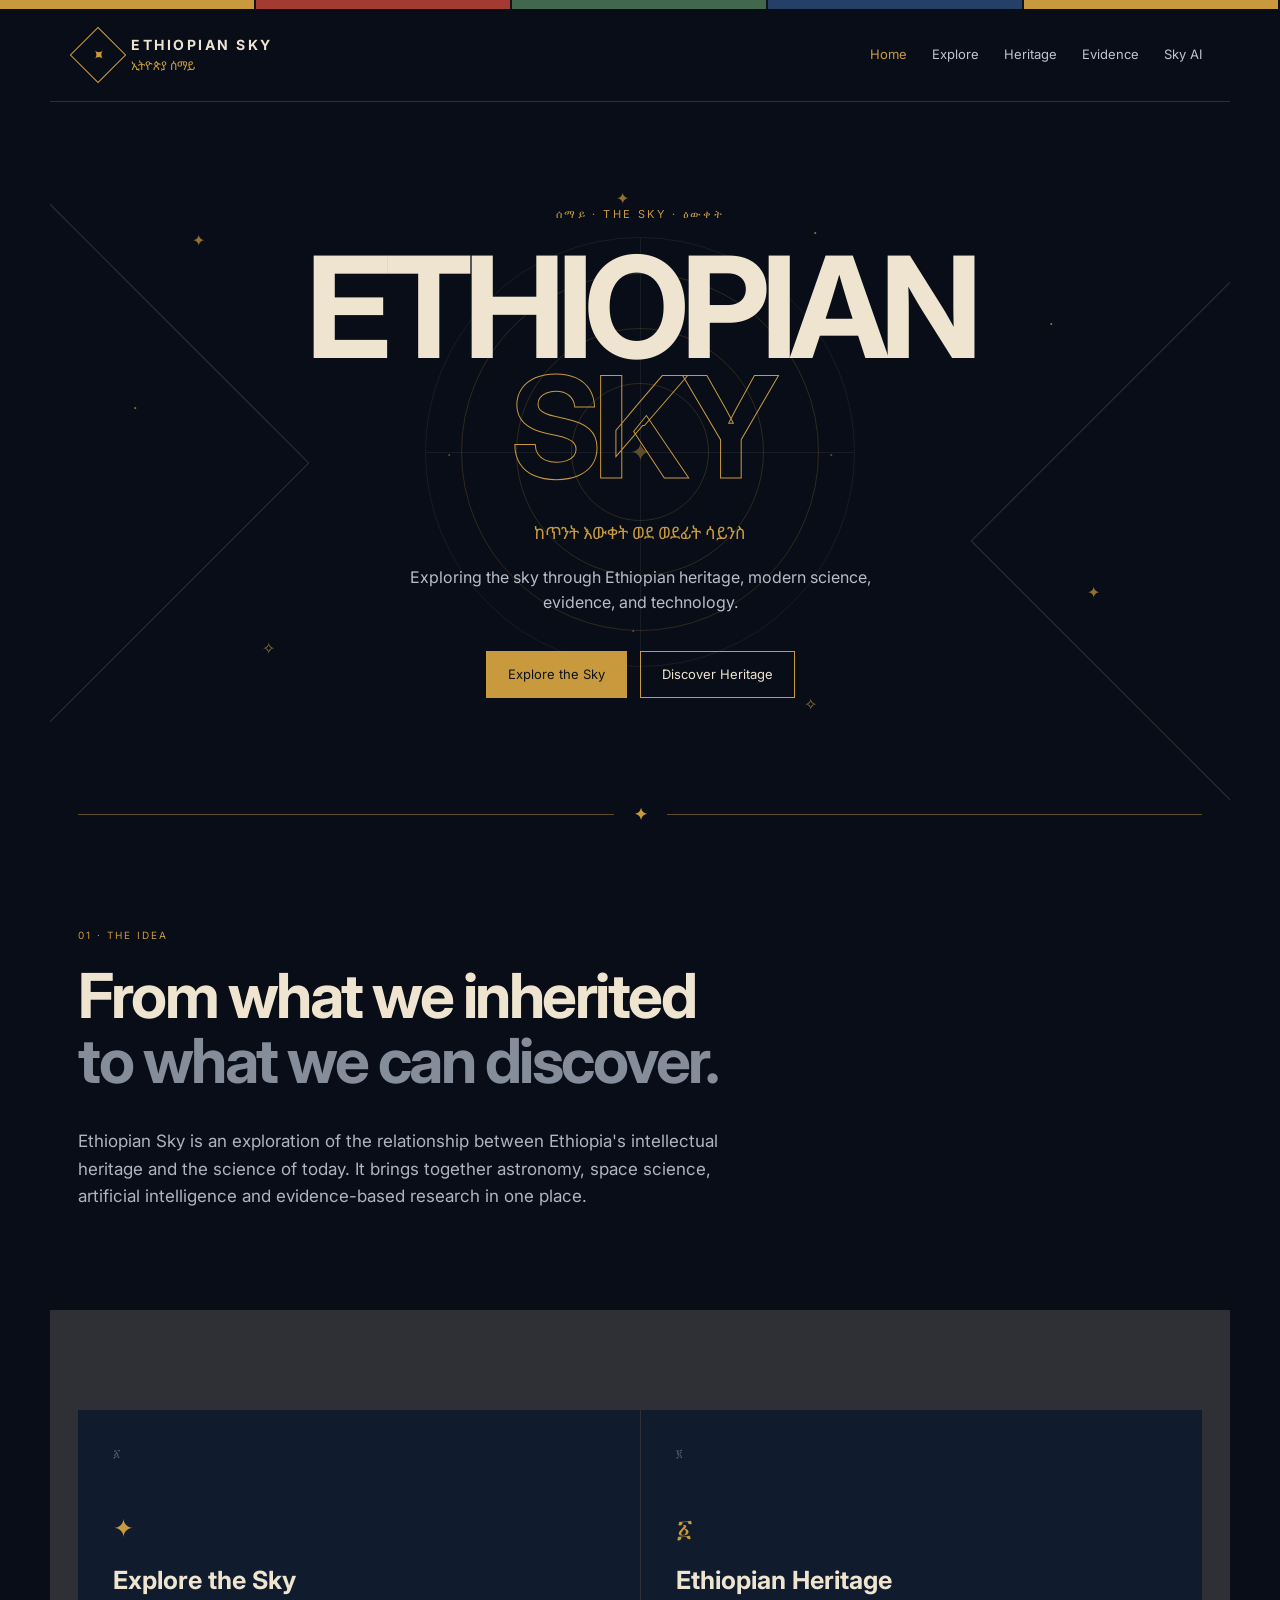
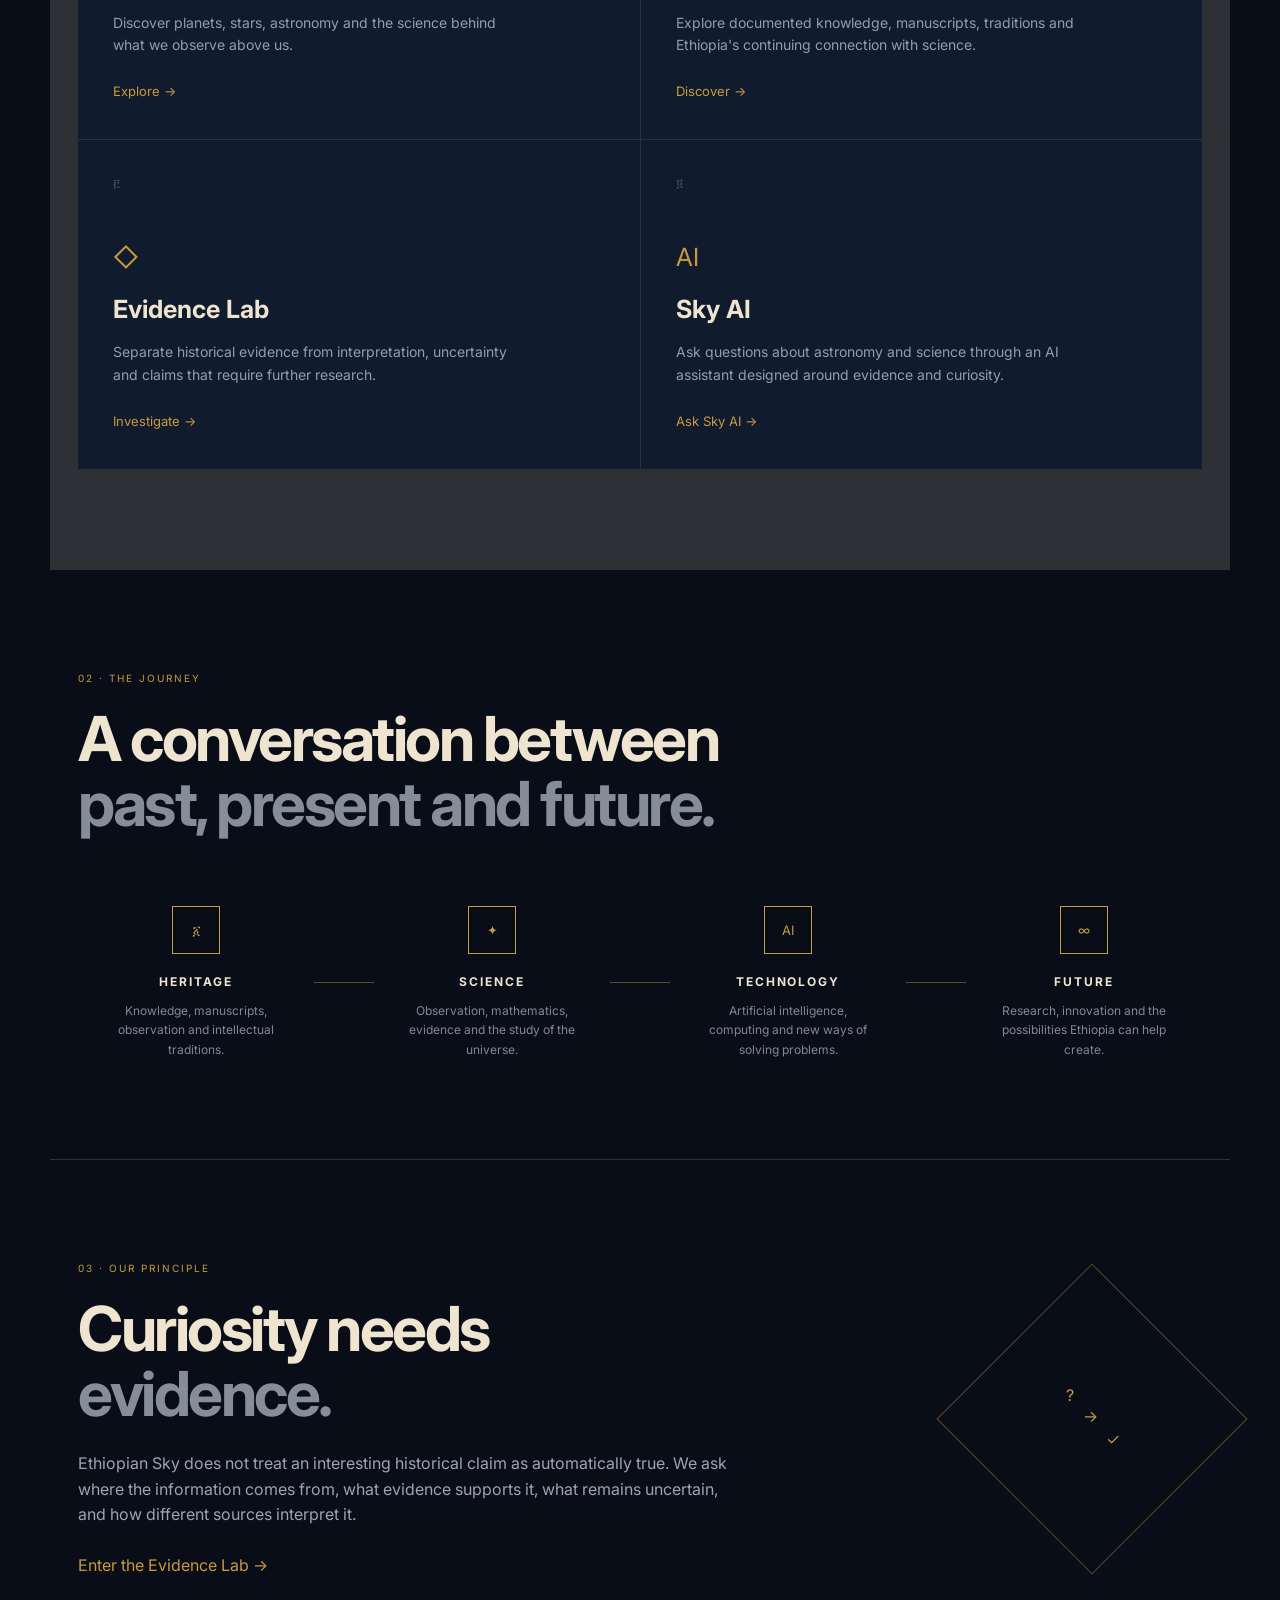
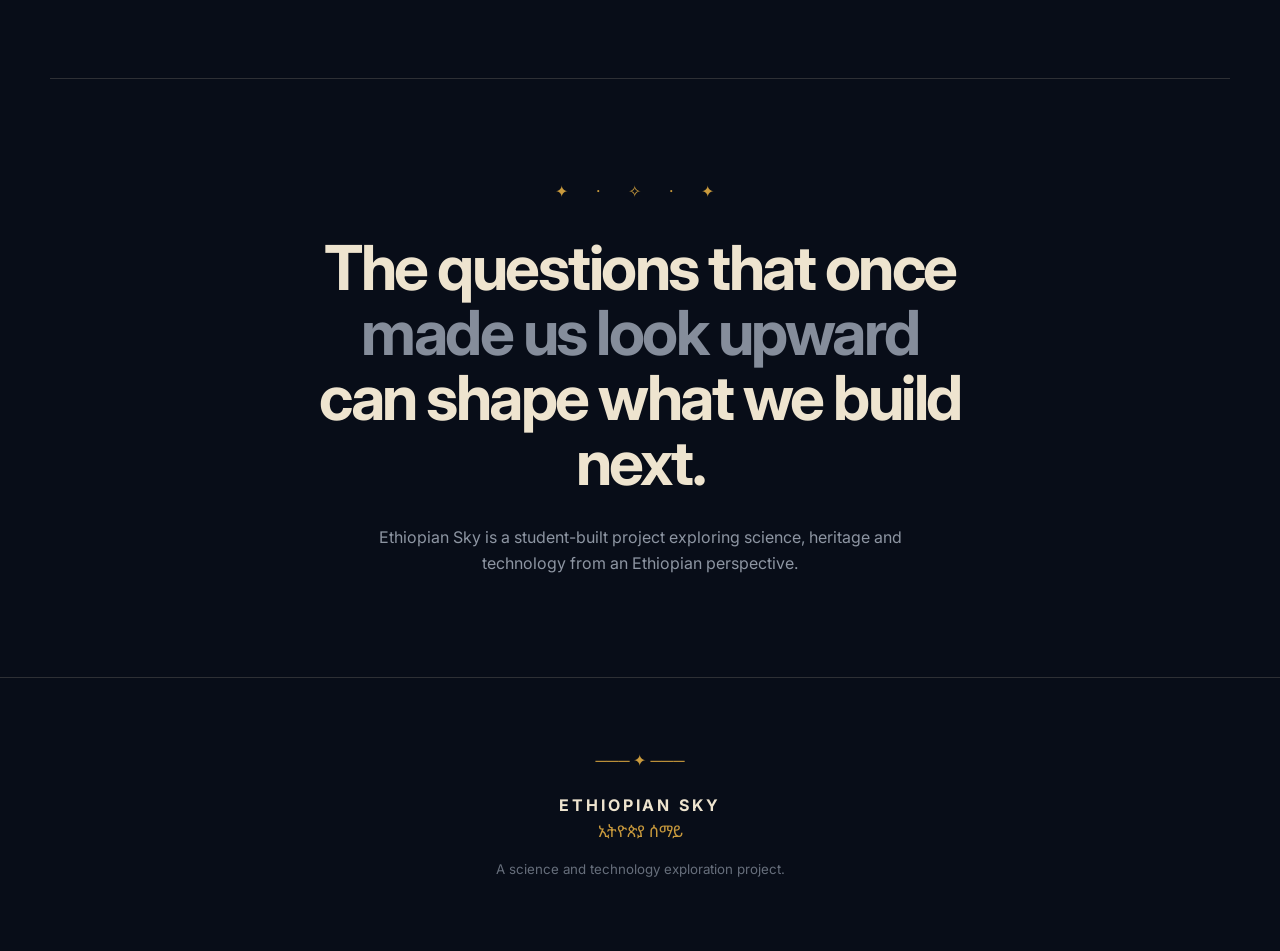
<file: index.html>
<!DOCTYPE html>
<html lang="en">
<head>
    <meta charset="UTF-8">
    <meta name="viewport" content="width=device-width, initial-scale=1.0">

    <title>Ethiopian Sky | ኢትዮጵያ ሰማይ</title>

    <meta
        name="description"
        content="Ethiopian Sky — exploring Ethiopia's scientific heritage, astronomy, space science and the technologies shaping the future."
    >

    <link rel="stylesheet" href="style.css">
</head>

<body>

    <!-- Manuscript-inspired top ornament -->
    <div class="ornament-top">
        <span></span>
        <span></span>
        <span></span>
        <span></span>
        <span></span>
    </div>

    <!-- Navigation -->
    <header class="site-header">

        <div class="brand">
            <div class="brand-symbol">✦</div>

            <div>
                <h1>ETHIOPIAN SKY</h1>
                <p>ኢትዮጵያ ሰማይ</p>
            </div>
        </div>

        <nav>
            <a href="index.html" class="active">Home</a>
            <a href="explore.html">Explore</a>
            <a href="heritage.html">Heritage</a>
            <a href="evidence.html">Evidence</a>
            <a href="ai.html">Sky AI</a>
        </nav>

    </header>


    <!-- Hero -->
    <main>

        <section class="hero">

            <!-- Decorative stars -->
            <div class="stars">
                <span>✦</span>
                <span>·</span>
                <span>✧</span>
                <span>·</span>
                <span>✦</span>
                <span>·</span>
                <span>✧</span>
                <span>✦</span>
            </div>

            <div class="hero-content">

                <p class="eyebrow">
                    ሰማይ · THE SKY · ዕውቀት
                </p>

                <h2>
                    ETHIOPIAN
                    <span>SKY</span>
                </h2>

                <p class="hero-geez">
                    ከጥንት እውቀት ወደ ወደፊት ሳይንስ
                </p>

                <p class="hero-description">
                    Exploring the sky through Ethiopian heritage,
                    modern science, evidence, and technology.
                </p>

                <div class="hero-buttons">
                    <a href="explore.html" class="btn btn-primary">
                        Explore the Sky
                    </a>

                    <a href="heritage.html" class="btn btn-secondary">
                        Discover Heritage
                    </a>
                </div>

            </div>

            <!-- Astronomical circle -->
            <div class="astronomical-dial">

                <div class="dial-ring ring-one"></div>
                <div class="dial-ring ring-two"></div>
                <div class="dial-ring ring-three"></div>

                <div class="dial-cross horizontal"></div>
                <div class="dial-cross vertical"></div>

                <div class="dial-star">✦</div>

                <span class="dial-mark mark-one">·</span>
                <span class="dial-mark mark-two">·</span>
                <span class="dial-mark mark-three">·</span>
                <span class="dial-mark mark-four">·</span>

            </div>

        </section>


        <!-- Manuscript-inspired divider -->
        <div class="manuscript-divider">
            <span></span>
            <b>✦</b>
            <span></span>
        </div>


        <!-- Introduction -->
        <section class="intro section">

            <p class="section-label">01 · THE IDEA</p>

            <h3>
                From what we inherited
                <span>to what we can discover.</span>
            </h3>

            <p class="intro-text">
                Ethiopian Sky is an exploration of the relationship between
                Ethiopia's intellectual heritage and the science of today.
                It brings together astronomy, space science, artificial
                intelligence and evidence-based research in one place.
            </p>

        </section>


        <!-- Four main areas -->
        <section class="exploration-grid section">

            <article class="feature-card">

                <div class="card-number">፩</div>

                <div class="card-symbol">✦</div>

                <h4>Explore the Sky</h4>

                <p>
                    Discover planets, stars, astronomy and the science
                    behind what we observe above us.
                </p>

                <a href="explore.html">Explore →</a>

            </article>


            <article class="feature-card heritage-card">

                <div class="card-number">፪</div>

                <div class="card-symbol">፩</div>

                <h4>Ethiopian Heritage</h4>

                <p>
                    Explore documented knowledge, manuscripts, traditions
                    and Ethiopia's continuing connection with science.
                </p>

                <a href="heritage.html">Discover →</a>

            </article>


            <article class="feature-card">

                <div class="card-number">፫</div>

                <div class="card-symbol">◇</div>

                <h4>Evidence Lab</h4>

                <p>
                    Separate historical evidence from interpretation,
                    uncertainty and claims that require further research.
                </p>

                <a href="evidence.html">Investigate →</a>

            </article>


            <article class="feature-card ai-card">

                <div class="card-number">፬</div>

                <div class="card-symbol">AI</div>

                <h4>Sky AI</h4>

                <p>
                    Ask questions about astronomy and science through
                    an AI assistant designed around evidence and curiosity.
                </p>

                <a href="ai.html">Ask Sky AI →</a>

            </article>

        </section>


        <!-- Heritage → Science → Future -->
        <section class="journey section">

            <p class="section-label">02 · THE JOURNEY</p>

            <h3>
                A conversation between
                <span>past, present and future.</span>
            </h3>

            <div class="journey-line">

                <div class="journey-item">
                    <span class="journey-dot">፩</span>
                    <h4>HERITAGE</h4>
                    <p>
                        Knowledge, manuscripts, observation and
                        intellectual traditions.
                    </p>
                </div>

                <div class="journey-connector"></div>

                <div class="journey-item">
                    <span class="journey-dot">✦</span>
                    <h4>SCIENCE</h4>
                    <p>
                        Observation, mathematics, evidence and
                        the study of the universe.
                    </p>
                </div>

                <div class="journey-connector"></div>

                <div class="journey-item">
                    <span class="journey-dot">AI</span>
                    <h4>TECHNOLOGY</h4>
                    <p>
                        Artificial intelligence, computing and
                        new ways of solving problems.
                    </p>
                </div>

                <div class="journey-connector"></div>

                <div class="journey-item">
                    <span class="journey-dot">∞</span>
                    <h4>FUTURE</h4>
                    <p>
                        Research, innovation and the possibilities
                        Ethiopia can help create.
                    </p>
                </div>

            </div>

        </section>


        <!-- Evidence philosophy -->
        <section class="evidence-preview section">

            <div class="evidence-content">

                <p class="section-label">03 · OUR PRINCIPLE</p>

                <h3>
                    Curiosity needs
                    <span>evidence.</span>
                </h3>

                <p>
                    Ethiopian Sky does not treat an interesting historical
                    claim as automatically true. We ask where the information
                    comes from, what evidence supports it, what remains
                    uncertain, and how different sources interpret it.
                </p>

                <a href="evidence.html" class="text-link">
                    Enter the Evidence Lab →
                </a>

            </div>

            <div class="evidence-mark">
                <div>?</div>
                <span>→</span>
                <div>✓</div>
            </div>

        </section>


        <!-- Closing -->
        <section class="closing section">

            <div class="closing-ornament">
                ✦ · ✧ · ✦
            </div>

            <h3>
                The questions that once
                <span>made us look upward</span>
                can shape what we build next.
            </h3>

            <p>
                Ethiopian Sky is a student-built project exploring
                science, heritage and technology from an Ethiopian
                perspective.
            </p>

        </section>

    </main>


    <!-- Footer -->
    <footer>

        <div class="footer-ornament">
            ─── ✦ ───
        </div>

        <h4>ETHIOPIAN SKY</h4>

        <p>ኢትዮጵያ ሰማይ</p>

        <small>
            A science and technology exploration project.
        </small>

    </footer>


    <script src="main.js"></script>

</body>
</html>
</file>
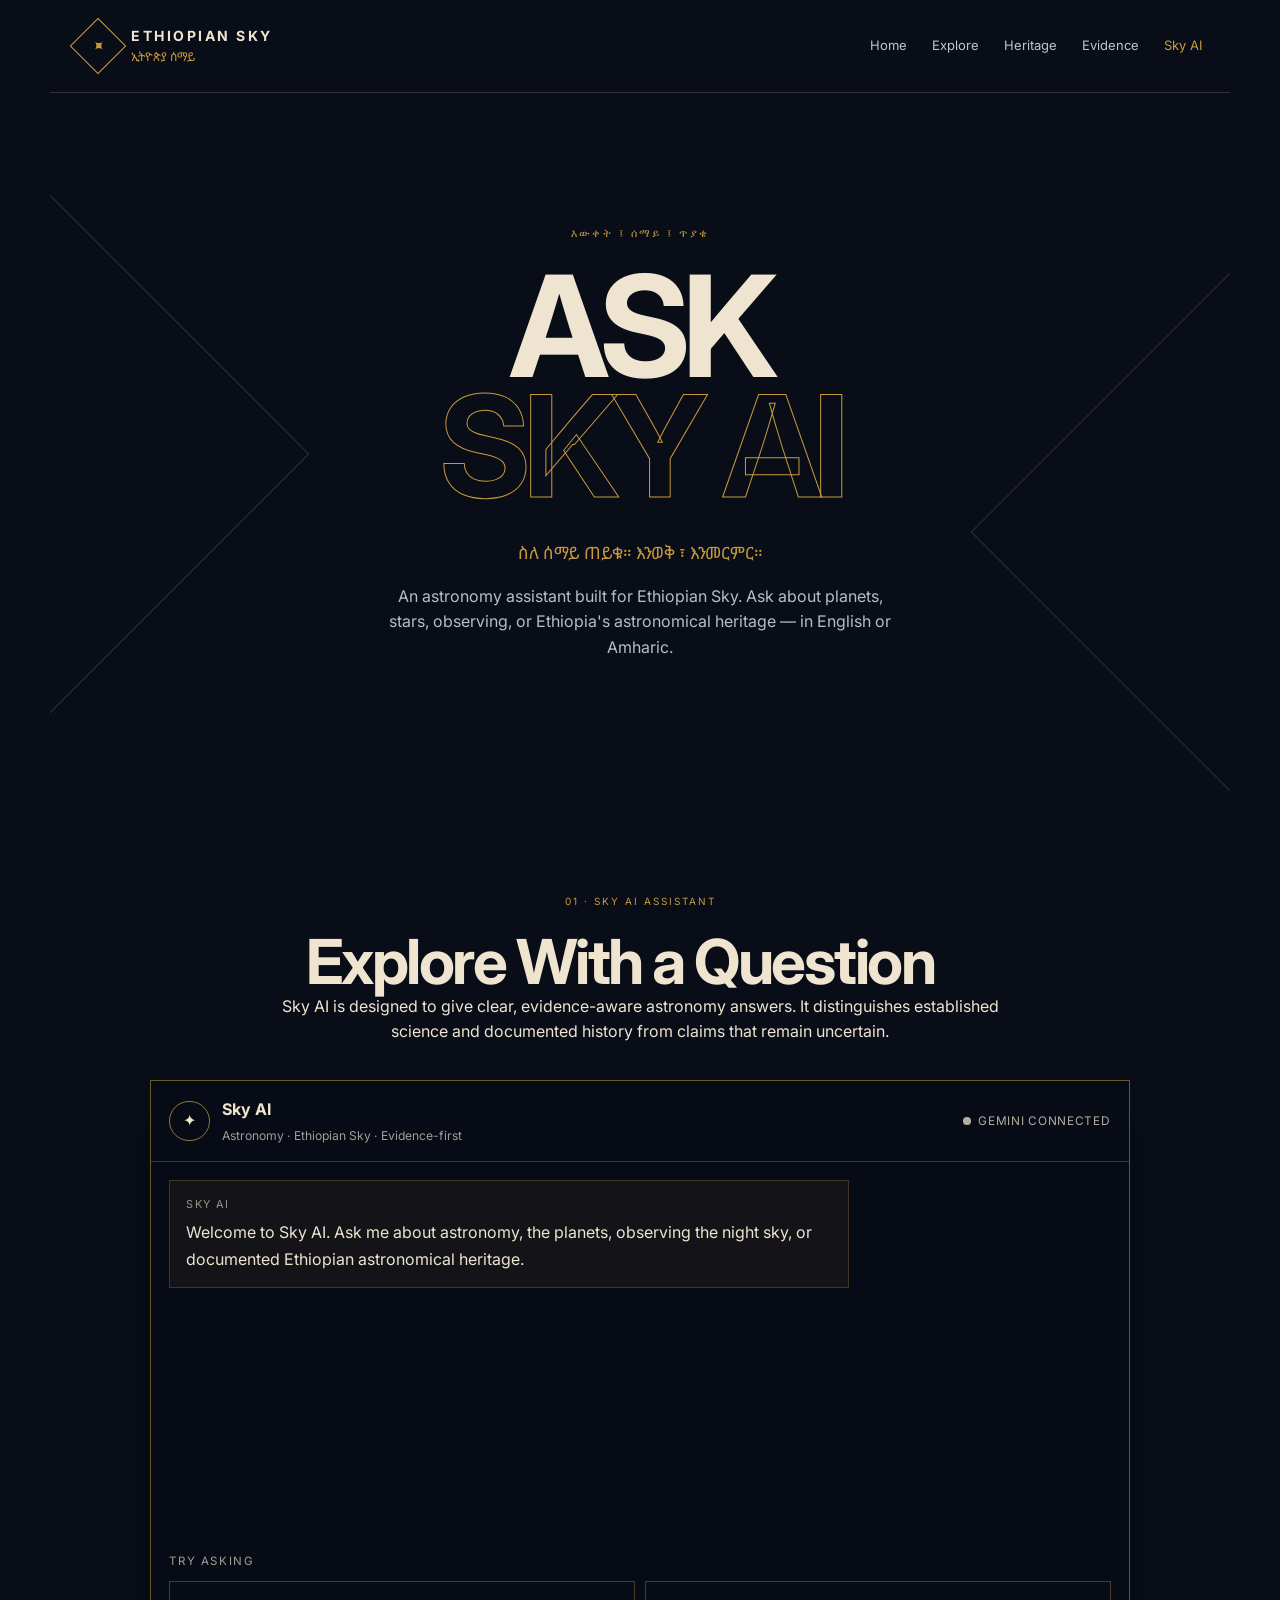
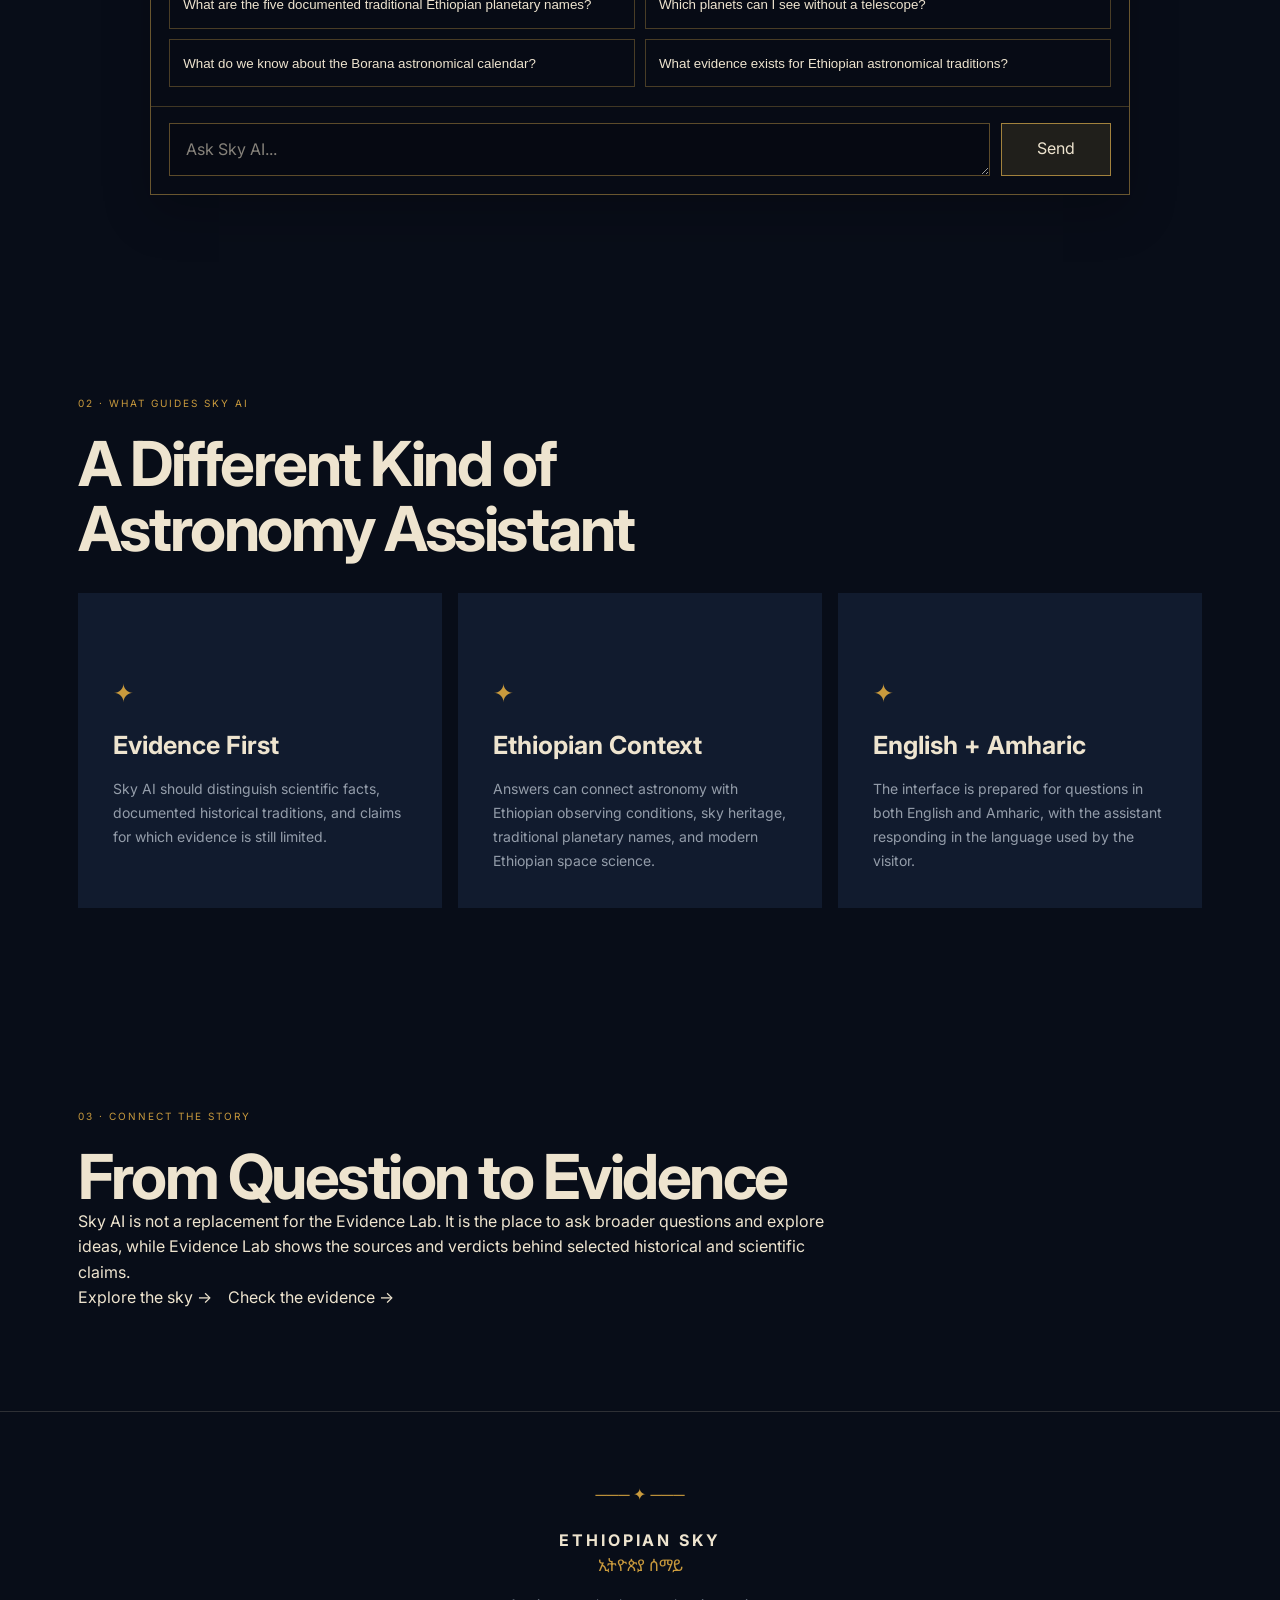
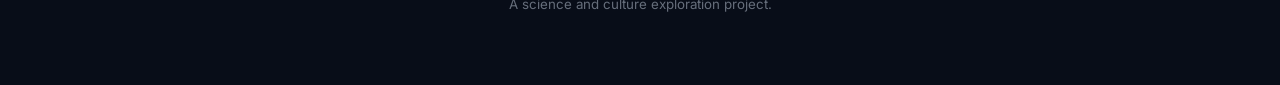
<file: ai.html>
<!DOCTYPE html>
<html lang="en">
<head>
  <meta charset="UTF-8">
  <meta name="viewport" content="width=device-width, initial-scale=1">
  <meta name="description" content="Sky AI — an evidence-first astronomy assistant for Ethiopian Sky.">
  <title>Sky AI – Ethiopian Sky</title>
  <link rel="stylesheet" href="style.css">
  <style>
    .ai-intro{max-width:760px;margin:0 auto;text-align:center}
    .ai-shell{max-width:980px;margin:2.2rem auto 0}
    .ai-chat{overflow:hidden;border:1px solid rgba(212,168,76,.48);background:rgba(0,0,0,.14);box-shadow:0 18px 45px rgba(0,0,0,.22)}
    .ai-chat-head{display:flex;align-items:center;justify-content:space-between;gap:1rem;padding:1rem 1.15rem;border-bottom:1px solid rgba(212,168,76,.28)}
    .ai-chat-brand{display:flex;align-items:center;gap:.75rem}.ai-orbit{display:grid;place-items:center;width:2.55rem;height:2.55rem;flex:0 0 auto;border:1px solid rgba(212,168,76,.68);border-radius:50%}
    .ai-chat-title{margin:0;font-size:1rem}.ai-chat-subtitle{margin:.18rem 0 0;font-size:.76rem;opacity:.68}
    .ai-status{display:inline-flex;align-items:center;gap:.45rem;font-size:.74rem;letter-spacing:.06em;text-transform:uppercase;opacity:.75}.ai-status-dot{width:.48rem;height:.48rem;border-radius:50%;background:currentColor}
    .chat-log{min-height:390px;max-height:560px;overflow-y:auto;padding:1.15rem;scroll-behavior:smooth}
    .chat-message{display:flex;margin:0 0 1rem}.chat-message.user{justify-content:flex-end}.chat-bubble{width:min(78%,680px);padding:.85rem 1rem;border:1px solid rgba(212,168,76,.24);line-height:1.7;white-space:pre-wrap;overflow-wrap:anywhere}
    .chat-message.ai .chat-bubble{background:rgba(212,168,76,.055)}.chat-message.user .chat-bubble{background:rgba(255,255,255,.045)}
    .chat-speaker{display:block;margin-bottom:.35rem;font-size:.68rem;letter-spacing:.12em;text-transform:uppercase;opacity:.62}
    .typing .chat-bubble{opacity:.75}.typing-dots span{display:inline-block;animation:ai-dot 1.1s infinite ease-in-out}.typing-dots span:nth-child(2){animation-delay:.15s}.typing-dots span:nth-child(3){animation-delay:.3s}
    @keyframes ai-dot{0%,60%,100%{transform:translateY(0);opacity:.45}30%{transform:translateY(-3px);opacity:1}}
    .suggestions{padding:0 1.15rem 1.15rem}.suggestions-label{margin:0 0 .65rem;font-size:.72rem;letter-spacing:.14em;text-transform:uppercase;opacity:.68}
    .suggestion-grid{display:grid;grid-template-columns:repeat(2,minmax(0,1fr));gap:.65rem}.suggestion-btn{min-height:48px;padding:.7rem .8rem;border:1px solid rgba(212,168,76,.32);background:transparent;color:inherit;text-align:left;cursor:pointer;line-height:1.45}
    .suggestion-btn:hover,.suggestion-btn:focus-visible{border-color:rgba(212,168,76,.82);outline:none}
    .ai-composer{display:grid;grid-template-columns:1fr auto;gap:.65rem;padding:1rem 1.15rem 1.15rem;border-top:1px solid rgba(212,168,76,.28)}
    .ai-input{width:100%;min-height:52px;resize:vertical;padding:.85rem .95rem;border:1px solid rgba(212,168,76,.42);background:rgba(0,0,0,.16);color:inherit;font:inherit}
    .ai-input::placeholder{color:inherit;opacity:.55}.ai-input:focus{border-color:rgba(212,168,76,.9);outline:none}
    .ai-send{align-self:stretch;min-width:110px;padding:.8rem 1rem;border:1px solid rgba(212,168,76,.72);background:rgba(212,168,76,.12);color:inherit;font:inherit;cursor:pointer}.ai-send:hover,.ai-send:focus-visible{background:rgba(212,168,76,.2);outline:none}.ai-send:disabled{cursor:not-allowed;opacity:.5}
    .ai-note{max-width:820px;margin:1.6rem auto 0;text-align:center;font-size:.78rem;line-height:1.65;opacity:.68}
    .ai-features{display:grid;grid-template-columns:repeat(3,minmax(0,1fr));gap:1rem;margin-top:2rem}.ai-feature{height:100%}.ai-feature p{margin-bottom:0;line-height:1.7}
    @media(max-width:800px){.ai-features,.suggestion-grid{grid-template-columns:1fr}}
    @media(max-width:620px){.ai-chat-head{align-items:flex-start}.ai-status{display:none}.chat-log{min-height:330px}.chat-bubble{width:88%}.ai-composer{grid-template-columns:1fr}.ai-send{min-height:48px}}
    @media(prefers-reduced-motion:reduce){.chat-log{scroll-behavior:auto}.typing-dots span{animation:none}}
    .sr-only{position:absolute;width:1px;height:1px;padding:0;margin:-1px;overflow:hidden;clip:rect(0,0,0,0);white-space:nowrap;border:0}
  </style>
</head>
<body>
  <header class="site-header">
    <div class="brand">
      <div class="brand-symbol">✦</div>
      <div><h1>ETHIOPIAN SKY</h1><p>ኢትዮጵያ ሰማይ</p></div>
    </div>
    <nav>
      <a href="index.html">Home</a>
      <a href="explore.html">Explore</a>
      <a href="heritage.html">Heritage</a>
      <a href="evidence.html">Evidence</a>
      <a href="ai.html" class="active">Sky AI</a>
    </nav>
  </header>

  <main>
    <section class="hero">
      <div class="hero-content">
        <p class="eyebrow">እውቀት ፤ ሰማይ ፤ ጥያቄ</p>
        <h2>ASK <span>SKY AI</span></h2>
        <p class="hero-geez">ስለ ሰማይ ጠይቁ። እንወቅ ፣ እንመርምር።</p>
        <p class="hero-description">An astronomy assistant built for Ethiopian Sky. Ask about planets, stars, observing, or Ethiopia's astronomical heritage — in English or Amharic.</p>
      </div>
    </section>

    <section class="section" aria-labelledby="ai-title">
      <div class="ai-intro">
        <p class="section-label">01 · SKY AI ASSISTANT</p>
        <h3 id="ai-title">Explore With a Question</h3>
        <p>Sky AI is designed to give clear, evidence-aware astronomy answers. It distinguishes established science and documented history from claims that remain uncertain.</p>
      </div>

      <div class="ai-shell">
        <div class="ai-chat">
          <div class="ai-chat-head">
            <div class="ai-chat-brand">
              <div class="ai-orbit" aria-hidden="true">✦</div>
              <div><h4 class="ai-chat-title">Sky AI</h4><p class="ai-chat-subtitle">Astronomy · Ethiopian Sky · Evidence-first</p></div>
            </div>
            <div class="ai-status" aria-label="Gemini connected"><span class="ai-status-dot" aria-hidden="true"></span>Gemini connected</div>
          </div>

          <div id="chat-log" class="chat-log" role="log" aria-live="polite" aria-relevant="additions" aria-label="Sky AI conversation">
            <div class="chat-message ai"><div class="chat-bubble"><span class="chat-speaker">Sky AI</span>Welcome to Sky AI. Ask me about astronomy, the planets, observing the night sky, or documented Ethiopian astronomical heritage.</div></div>
          </div>

          <div class="suggestions" aria-labelledby="suggestions-title">
            <p id="suggestions-title" class="suggestions-label">Try asking</p>
            <div class="suggestion-grid">
              <button class="suggestion-btn" type="button" data-question="What are the five documented traditional Ethiopian planetary names?">What are the five documented traditional Ethiopian planetary names?</button>
              <button class="suggestion-btn" type="button" data-question="Which planets can I see without a telescope?">Which planets can I see without a telescope?</button>
              <button class="suggestion-btn" type="button" data-question="What do we know about the Borana astronomical calendar?">What do we know about the Borana astronomical calendar?</button>
              <button class="suggestion-btn" type="button" data-question="What evidence exists for Ethiopian astronomical traditions?">What evidence exists for Ethiopian astronomical traditions?</button>
            </div>
          </div>

          <form id="ai-form" class="ai-composer">
            <label class="sr-only" for="ai-input">Ask Sky AI a question</label>
            <textarea id="ai-input" class="ai-input" rows="1" placeholder="Ask Sky AI..." autocomplete="off" spellcheck="true" maxlength="1000"></textarea>
            <button id="ai-send" class="ai-send" type="submit">Send</button>
          </form>
        </div>
      </div>
    </section>

    <section class="section" aria-labelledby="ai-principles">
      <p class="section-label">02 · WHAT GUIDES SKY AI</p>
      <h3 id="ai-principles">A Different Kind of Astronomy Assistant</h3>
      <div class="ai-features">
        <article class="feature-card ai-feature"><div class="card-symbol">✦</div><h4>Evidence First</h4><p>Sky AI should distinguish scientific facts, documented historical traditions, and claims for which evidence is still limited.</p></article>
        <article class="feature-card ai-feature"><div class="card-symbol">✦</div><h4>Ethiopian Context</h4><p>Answers can connect astronomy with Ethiopian observing conditions, sky heritage, traditional planetary names, and modern Ethiopian space science.</p></article>
        <article class="feature-card ai-feature"><div class="card-symbol">✦</div><h4>English + Amharic</h4><p>The interface is prepared for questions in both English and Amharic, with the assistant responding in the language used by the visitor.</p></article>
      </div>
    </section>

    <section class="section">
      <p class="section-label">03 · CONNECT THE STORY</p>
      <h3>From Question to Evidence</h3>
      <p style="max-width:760px;">Sky AI is not a replacement for the Evidence Lab. It is the place to ask broader questions and explore ideas, while Evidence Lab shows the sources and verdicts behind selected historical and scientific claims.</p>
      <p><a href="explore.html">Explore the sky →</a> &nbsp;&nbsp; <a href="evidence.html">Check the evidence →</a></p>
    </section>
  </main>

  <footer>
    <div class="footer-ornament">─── ✦ ───</div>
    <h4>ETHIOPIAN SKY</h4>
    <p>ኢትዮጵያ ሰማይ</p>
    <small>A science and culture exploration project.</small>
  </footer>

  <script src="main.js"></script>
  <script>
    (function(){
      "use strict";

      const form = document.getElementById("ai-form");
      const input = document.getElementById("ai-input");
      const sendButton = document.getElementById("ai-send");
      const chatLog = document.getElementById("chat-log");
      const suggestions = document.querySelectorAll("[data-question]");

      function addMessage(role, text){
        const message = document.createElement("div");
        message.className = "chat-message " + role;

        const bubble = document.createElement("div");
        bubble.className = "chat-bubble";

        const speaker = document.createElement("span");
        speaker.className = "chat-speaker";
        speaker.textContent = role === "user" ? "You" : "Sky AI";

        const body = document.createElement("span");
        body.textContent = text;

        bubble.appendChild(speaker);
        bubble.appendChild(body);
        message.appendChild(bubble);
        chatLog.appendChild(message);
        chatLog.scrollTop = chatLog.scrollHeight;
      }

      function addTyping(){
        const message = document.createElement("div");
        message.id = "typing-message";
        message.className = "chat-message ai typing";

        const bubble = document.createElement("div");
        bubble.className = "chat-bubble";

        const speaker = document.createElement("span");
        speaker.className = "chat-speaker";
        speaker.textContent = "Sky AI";

        const dots = document.createElement("span");
        dots.className = "typing-dots";
        dots.innerHTML = "<span>•</span> <span>•</span> <span>•</span>";

        bubble.appendChild(speaker);
        bubble.appendChild(dots);
        message.appendChild(bubble);
        chatLog.appendChild(message);
        chatLog.scrollTop = chatLog.scrollHeight;
      }

      function removeTyping(){
        const item = document.getElementById("typing-message");
        if (item) item.remove();
      }

      function resizeInput(){
        input.style.height = "auto";
        input.style.height = Math.min(input.scrollHeight, 180) + "px";
      }

      async function handleQuestion(question){
        const clean = question.trim();

        if (!clean || sendButton.disabled) return;

        addMessage("user", clean);
        input.value = "";
        resizeInput();

        sendButton.disabled = true;
        input.disabled = true;
        addTyping();

        try {
          const response = await fetch("https://ethiopian-sky.onrender.com/api/chat", {
            method: "POST",
            headers: {
              "Content-Type": "application/json"
            },
            body: JSON.stringify({
              message: clean
            })
          });

          const data = await response.json();

          removeTyping();

          if (!response.ok) {
            throw new Error(data.error || "The Sky AI server returned an error.");
          }

          if (!data.reply) {
            throw new Error("Sky AI returned an empty response.");
          }

          addMessage("ai", data.reply);

        } catch (error) {
          console.error("Sky AI connection error:", error);
          removeTyping();

          addMessage(
            "ai",
            "I couldn't connect to Sky AI right now. Please make sure the local Sky AI server is running, then try again."
          );

        } finally {
          sendButton.disabled = false;
          input.disabled = false;
          input.focus();
          resizeInput();
        }
      }

      form.addEventListener("submit", function(event){
        event.preventDefault();
        handleQuestion(input.value);
      });

      suggestions.forEach(function(button){
        button.addEventListener("click", function(){
          handleQuestion(button.dataset.question);
        });
      });

      input.addEventListener("input", resizeInput);

      input.addEventListener("keydown", function(event){
        if (event.key === "Enter" && !event.shiftKey) {
          event.preventDefault();
          form.requestSubmit();
        }
      });

      resizeInput();
    })();
  </script>
</body>
</html>
</file>
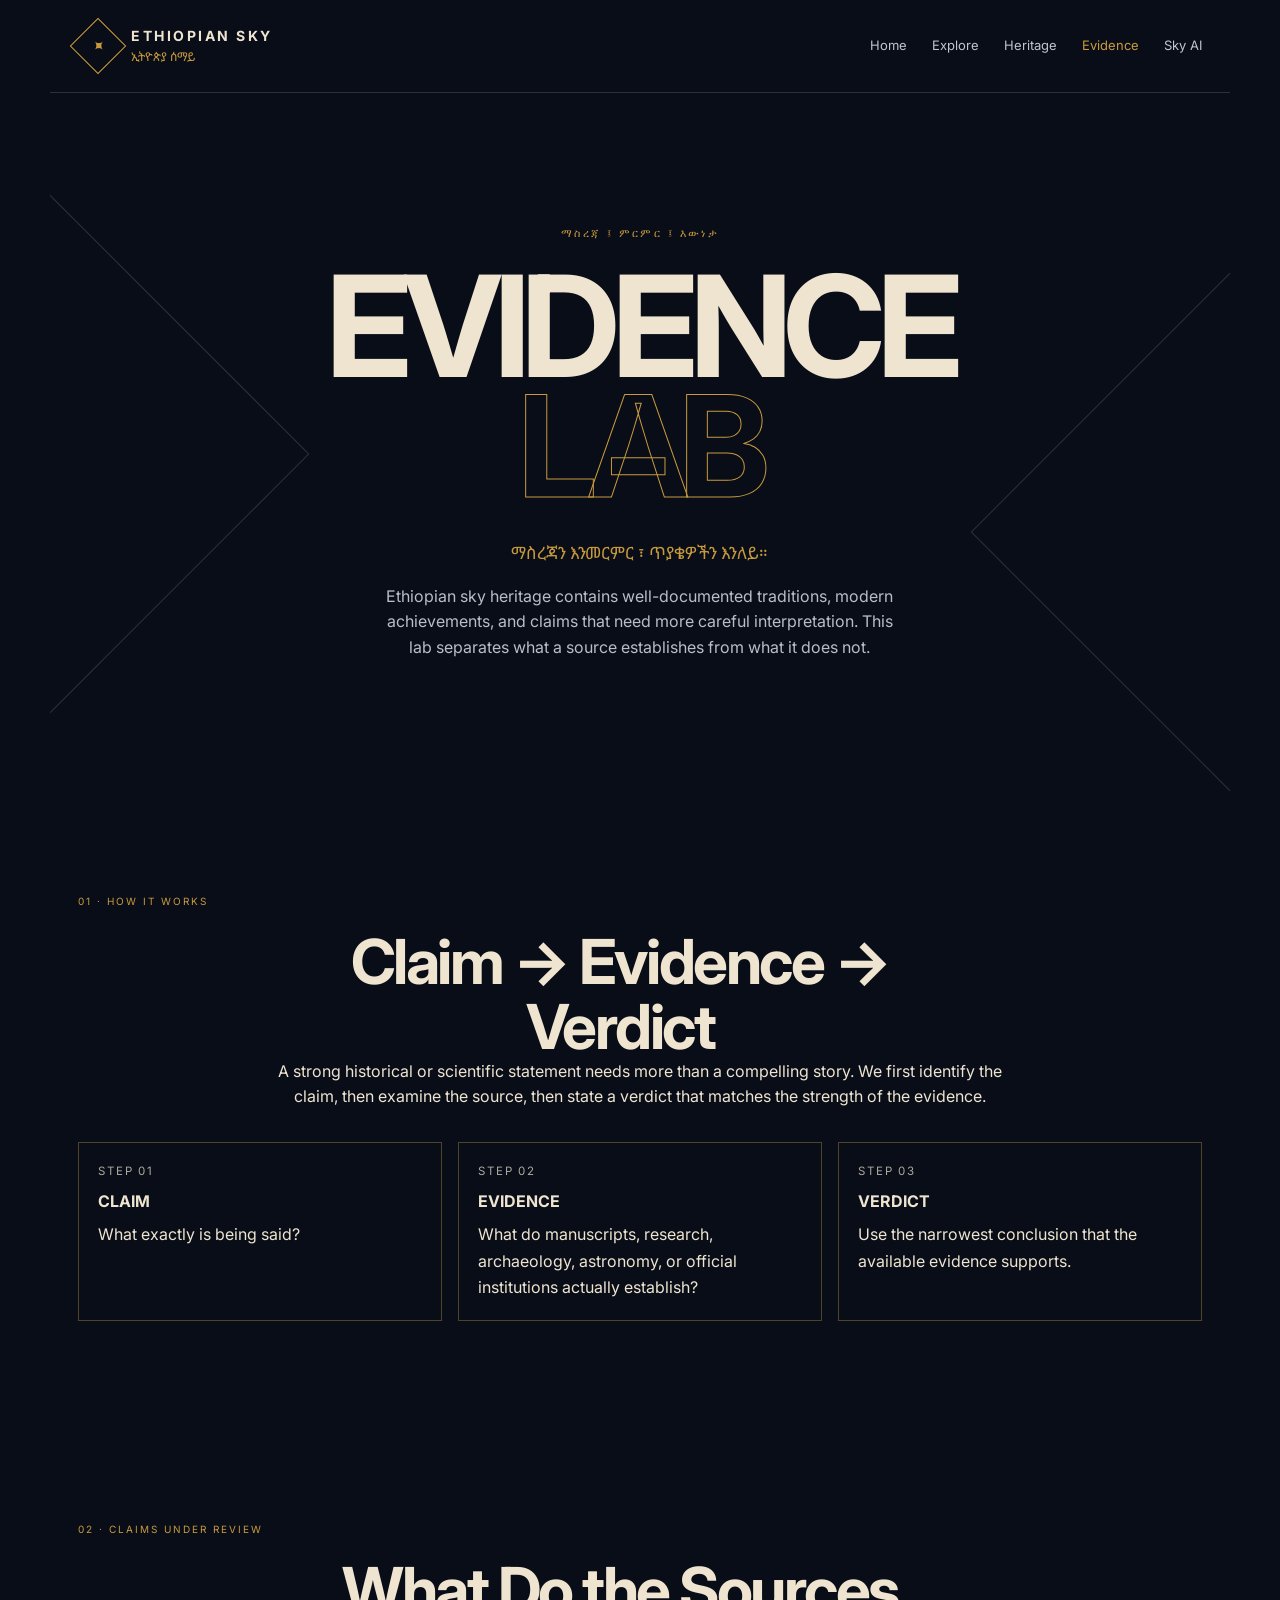
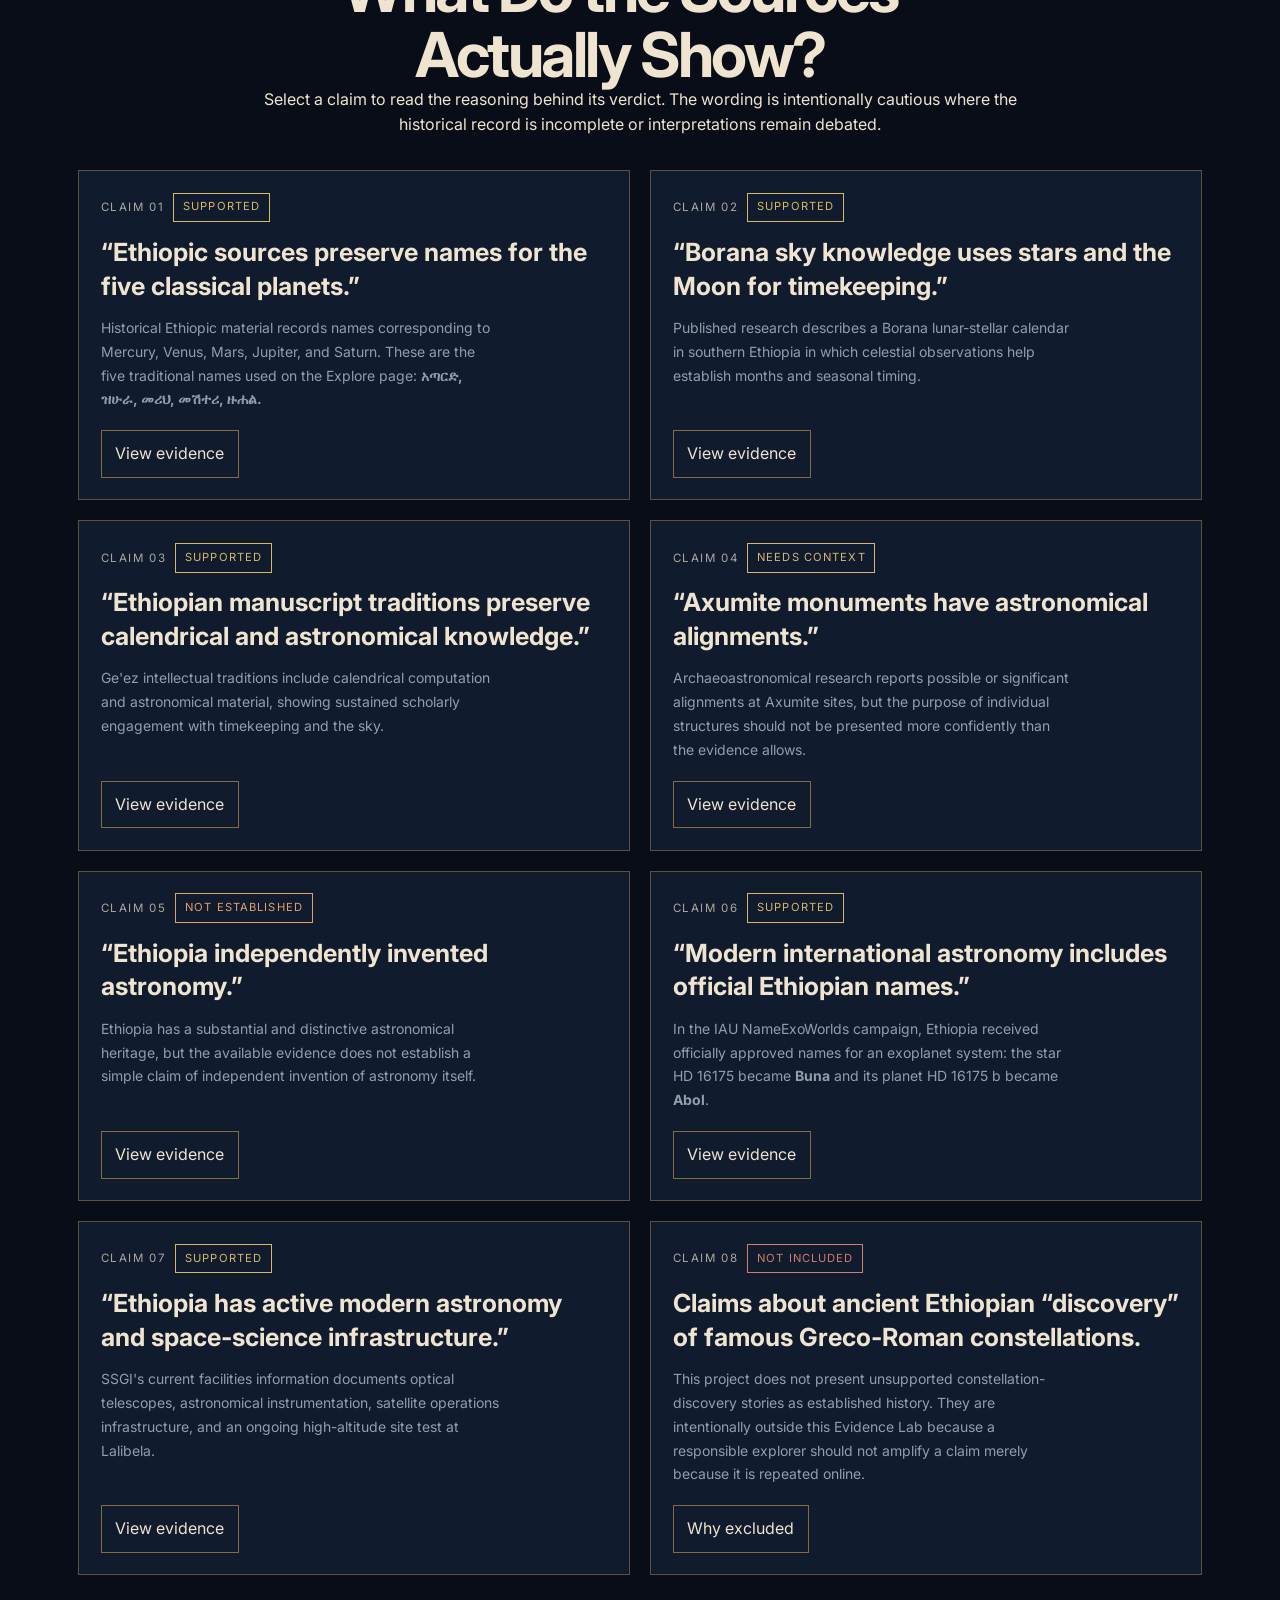
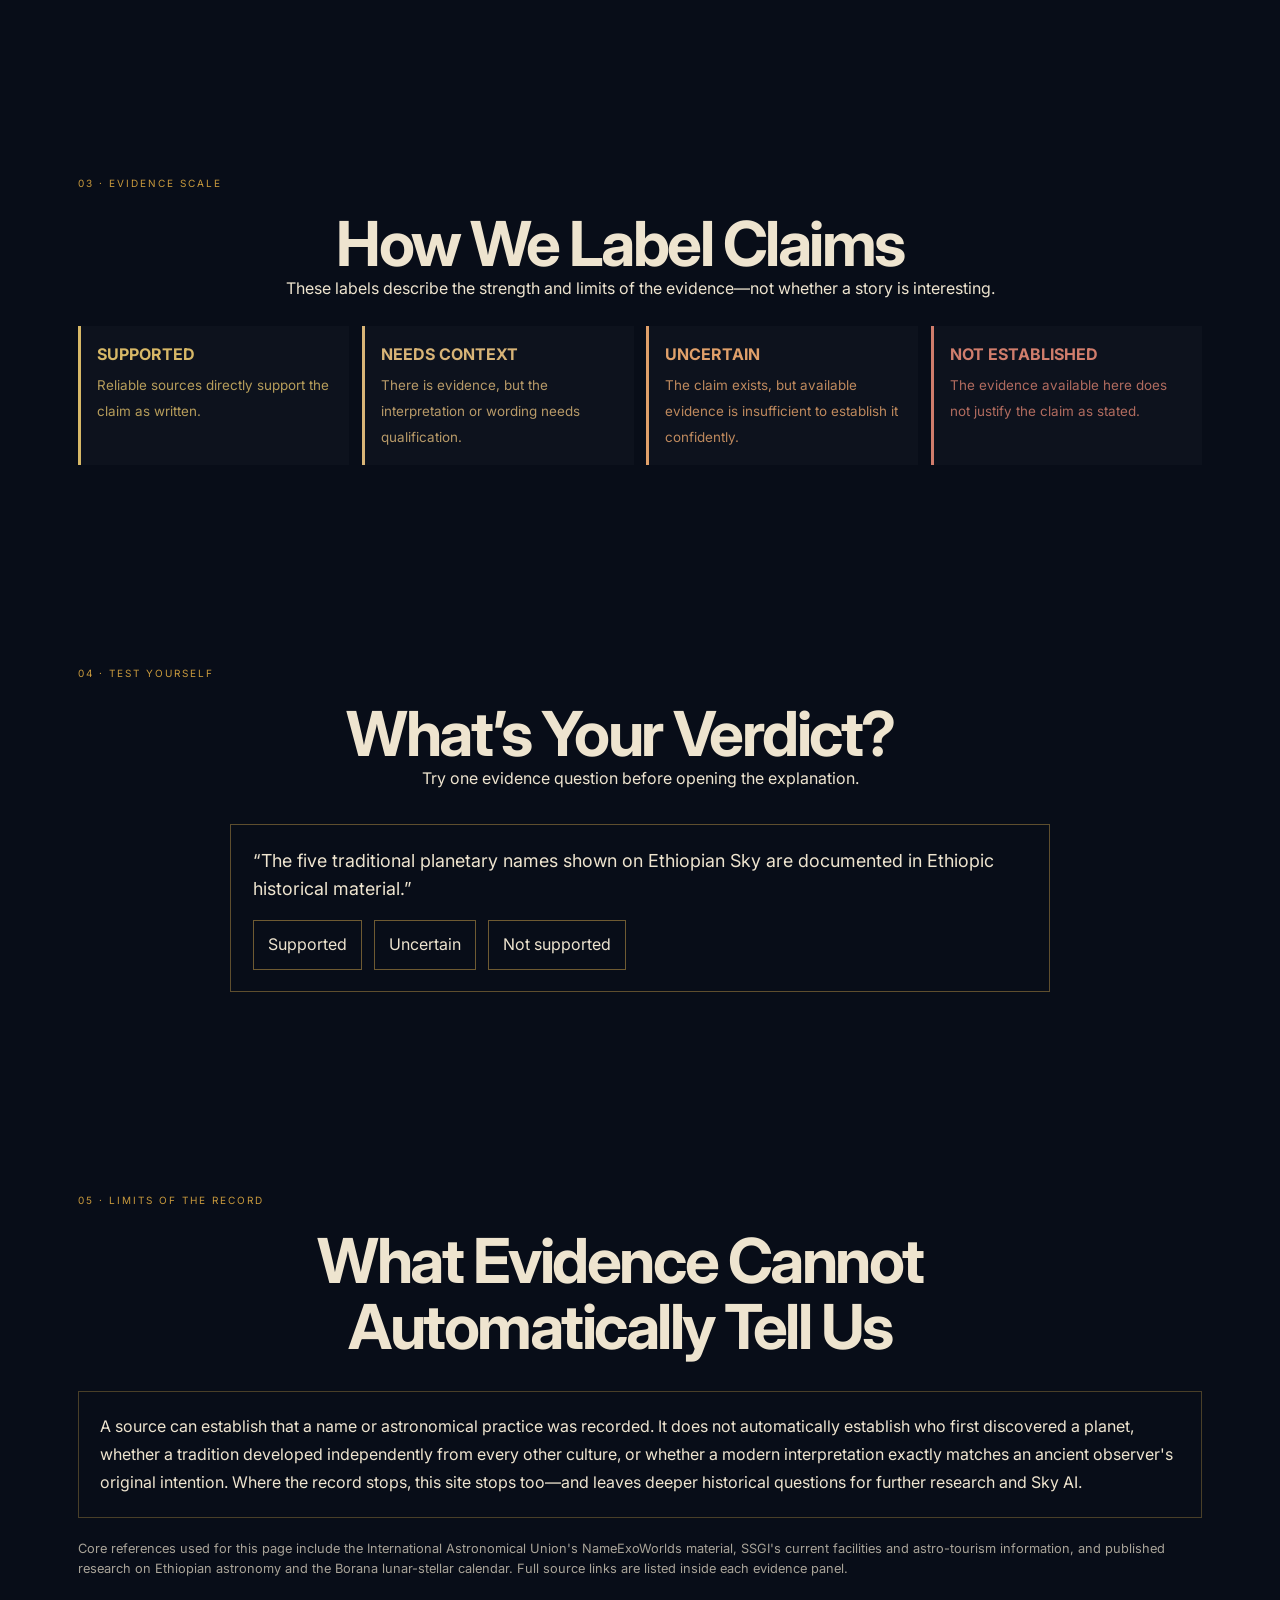
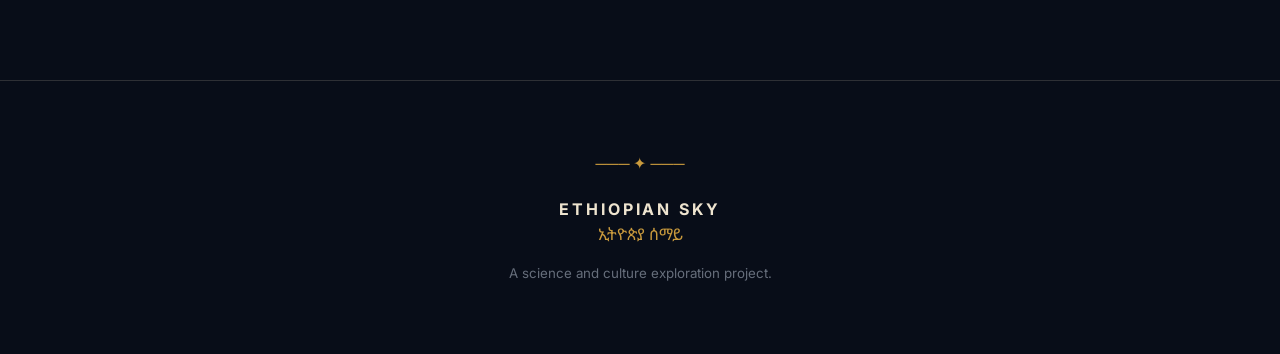
<file: evidence.html>
<!DOCTYPE html>
<html lang="en">
<head>
  <meta charset="UTF-8">
  <meta name="viewport" content="width=device-width, initial-scale=1">
  <meta name="description" content="Evidence Lab for Ethiopian Sky — examine astronomical and Ethiopian heritage claims through sources and carefully worded verdicts.">
  <title>Evidence Lab – Ethiopian Sky</title>
  <link rel="stylesheet" href="style.css">

  <!-- Page-scoped styles only. Existing site-wide stylesheet remains unchanged. -->
  <style>
    .evidence-intro { max-width: 760px; margin: 0 auto; text-align: center; }

    .evidence-method {
      display: grid;
      grid-template-columns: repeat(3, minmax(0, 1fr));
      gap: 1rem;
      margin-top: 2rem;
    }

    .evidence-step {
      padding: 1.2rem;
      border: 1px solid rgba(212, 168, 76, 0.35);
    }

    .evidence-step-number {
      display: block;
      margin-bottom: .55rem;
      font-size: .72rem;
      letter-spacing: .16em;
      opacity: .72;
    }

    .evidence-step h4 { margin-bottom: .4rem; }
    .evidence-step p { margin: 0; line-height: 1.65; }

    .claim-grid {
      display: grid;
      grid-template-columns: repeat(2, minmax(0, 1fr));
      gap: 1.25rem;
      margin-top: 2rem;
    }

    .claim-card {
      display: flex;
      flex-direction: column;
      height: 100%;
      padding: 1.35rem;
      border: 1px solid rgba(212, 168, 76, 0.38);
    }

    .claim-meta {
      display: flex;
      flex-wrap: wrap;
      align-items: center;
      gap: .55rem;
      margin-bottom: .85rem;
    }

    .claim-number {
      font-size: .72rem;
      letter-spacing: .14em;
      text-transform: uppercase;
      opacity: .7;
    }

    .verdict {
      display: inline-block;
      padding: .3rem .55rem;
      border: 1px solid currentColor;
      font-size: .7rem;
      letter-spacing: .1em;
      text-transform: uppercase;
    }

    .verdict-supported { color: #d7b867; }
    .verdict-context { color: #d8b477; }
    .verdict-uncertain { color: #e0a06a; }
    .verdict-not-established { color: #d07d6c; }

    .claim-card h4 { margin: 0; line-height: 1.35; }
    .claim-card > p { margin: .8rem 0 0; line-height: 1.7; }

    .claim-actions {
      display: flex;
      flex-wrap: wrap;
      gap: .65rem;
      margin-top: auto;
      padding-top: 1.2rem;
    }

    .evidence-btn {
      padding: .62rem .85rem;
      border: 1px solid rgba(212, 168, 76, 0.58);
      background: transparent;
      color: inherit;
      font: inherit;
      cursor: pointer;
    }

    .evidence-btn:hover,
    .evidence-btn:focus-visible {
      border-color: rgba(212, 168, 76, 1);
      outline: none;
    }

    .source-link {
      padding: .62rem .1rem;
      color: inherit;
      opacity: .8;
      text-decoration: underline;
      text-underline-offset: .18em;
    }

    .claim-image {
      width: 100%;
      height: 190px;
      margin-bottom: 1rem;
      object-fit: cover;
      border: 1px solid rgba(212, 168, 76, 0.22);
    }

    .evidence-scale {
      display: grid;
      grid-template-columns: repeat(4, minmax(0, 1fr));
      gap: .8rem;
      margin-top: 1.5rem;
    }

    .scale-item {
      padding: 1rem;
      border-left: 3px solid currentColor;
      background: rgba(255, 255, 255, .02);
    }

    .scale-item strong { display: block; margin-bottom: .3rem; }
    .scale-item span { font-size: .84rem; line-height: 1.55; opacity: .84; }

    .test-area {
      max-width: 820px;
      margin: 2rem auto 0;
    }

    .test-card {
      padding: 1.35rem;
      border: 1px solid rgba(212, 168, 76, 0.42);
    }

    .test-claim {
      margin: 0 0 1rem;
      font-size: 1.12rem;
      line-height: 1.6;
    }

    .test-options {
      display: flex;
      flex-wrap: wrap;
      gap: .7rem;
    }

    .test-option {
      padding: .7rem .9rem;
      border: 1px solid rgba(212, 168, 76, 0.5);
      background: transparent;
      color: inherit;
      font: inherit;
      cursor: pointer;
    }

    .test-option:hover,
    .test-option:focus-visible {
      border-color: rgba(212, 168, 76, 1);
      outline: none;
    }

    .test-result {
      display: none;
      margin-top: 1rem;
      padding-top: 1rem;
      border-top: 1px solid rgba(212, 168, 76, 0.22);
      line-height: 1.7;
    }

    .test-result.show { display: block; }

    .limits-box {
      margin-top: 2rem;
      padding: 1.3rem;
      border: 1px solid rgba(212, 168, 76, 0.32);
    }

    .limits-box p { margin: 0; line-height: 1.75; }

    .sources-note {
      margin-top: 1.3rem;
      font-size: .8rem;
      line-height: 1.6;
      opacity: .7;
    }

    .evidence-modal {
      width: min(780px, calc(100vw - 2rem));
      max-height: min(86vh, 860px);
      padding: 0;
      border: 1px solid rgba(212, 168, 76, 0.68);
      background: #0b0f1a;
      color: #f5edd8;
      box-shadow: 0 28px 75px rgba(0, 0, 0, .65);
    }

    .evidence-modal::backdrop { background: rgba(0, 0, 0, .74); backdrop-filter: blur(3px); }

    .evidence-modal-inner { max-height: 86vh; overflow: auto; padding: 1.5rem; }

    .modal-close {
      float: right;
      width: 2.4rem;
      height: 2.4rem;
      border: 1px solid rgba(245, 237, 216, .55);
      border-radius: 50%;
      background: transparent;
      color: inherit;
      font-size: 1.35rem;
      cursor: pointer;
    }

    .modal-close:hover,
    .modal-close:focus-visible { border-color: rgba(212, 168, 76, 1); outline: none; }

    .modal-kicker {
      margin: 0 0 .45rem;
      font-size: .72rem;
      letter-spacing: .16em;
      text-transform: uppercase;
      opacity: .72;
    }

    .modal-title { margin: 0; padding-right: 3rem; }
    .modal-block { margin-top: 1.25rem; }
    .modal-block h4 { margin-bottom: .4rem; }
    .modal-block p { margin: 0; line-height: 1.75; }

    .modal-fact-list {
      margin: .8rem 0 0;
      padding-left: 1.15rem;
    }

    .modal-fact-list li { margin: .35rem 0; line-height: 1.55; }

    @media (max-width: 900px) {
      .claim-grid { grid-template-columns: 1fr; }
      .evidence-scale { grid-template-columns: repeat(2, minmax(0, 1fr)); }
    }

    @media (max-width: 700px) {
      .evidence-method { grid-template-columns: 1fr; }
      .evidence-scale { grid-template-columns: 1fr; }
    }

    @media (prefers-reduced-motion: reduce) {
      * { scroll-behavior: auto !important; }
    }
  </style>
</head>

<body>

  <!-- Shared header: unchanged site structure, Evidence marked active. -->
  <header class="site-header">
    <div class="brand">
      <div class="brand-symbol">✦</div>
      <div>
        <h1>ETHIOPIAN SKY</h1>
        <p>ኢትዮጵያ ሰማይ</p>
      </div>
    </div>

    <nav>
      <a href="index.html">Home</a>
      <a href="explore.html">Explore</a>
      <a href="heritage.html">Heritage</a>
      <a href="evidence.html" class="active">Evidence</a>
      <a href="ai.html">Sky AI</a>
    </nav>
  </header>

  <main>

    <!-- Hero -->
    <section class="hero">
      <div class="hero-content">
        <p class="eyebrow">ማስረጃ ፤ ምርምር ፤ እውነታ</p>
        <h2>EVIDENCE <span>LAB</span></h2>
        <p class="hero-geez">ማስረጃን እንመርምር ፣ ጥያቄዎችን እንለይ።</p>
        <p class="hero-description">
          Ethiopian sky heritage contains well-documented traditions, modern achievements,
          and claims that need more careful interpretation. This lab separates what a source
          establishes from what it does not.
        </p>
      </div>
    </section>

    <!-- Method -->
    <section class="section" aria-labelledby="method-title">
      <p class="section-label">01 · HOW IT WORKS</p>
      <div class="evidence-intro">
        <h3 id="method-title">Claim → Evidence → Verdict</h3>
        <p>
          A strong historical or scientific statement needs more than a compelling story.
          We first identify the claim, then examine the source, then state a verdict that matches
          the strength of the evidence.
        </p>
      </div>

      <div class="evidence-method">
        <div class="evidence-step">
          <span class="evidence-step-number">STEP 01</span>
          <h4>CLAIM</h4>
          <p>What exactly is being said?</p>
        </div>
        <div class="evidence-step">
          <span class="evidence-step-number">STEP 02</span>
          <h4>EVIDENCE</h4>
          <p>What do manuscripts, research, archaeology, astronomy, or official institutions actually establish?</p>
        </div>
        <div class="evidence-step">
          <span class="evidence-step-number">STEP 03</span>
          <h4>VERDICT</h4>
          <p>Use the narrowest conclusion that the available evidence supports.</p>
        </div>
      </div>
    </section>

    <!-- Main claims -->
    <section class="section" aria-labelledby="claims-title">
      <p class="section-label">02 · CLAIMS UNDER REVIEW</p>
      <div class="evidence-intro">
        <h3 id="claims-title">What Do the Sources Actually Show?</h3>
        <p>
          Select a claim to read the reasoning behind its verdict. The wording is intentionally
          cautious where the historical record is incomplete or interpretations remain debated.
        </p>
      </div>

      <div class="claim-grid">

        <article class="claim-card feature-card">
          <div class="claim-meta">
            <span class="claim-number">Claim 01</span>
            <span class="verdict verdict-supported">Supported</span>
          </div>
          <h4>“Ethiopic sources preserve names for the five classical planets.”</h4>
          <p>
            Historical Ethiopic material records names corresponding to Mercury, Venus, Mars,
            Jupiter, and Saturn. These are the five traditional names used on the Explore page:
            <strong>አጣርድ, ዝሁራ, መሪህ, መሽተሪ, ዙሐል.</strong>
          </p>
          <div class="claim-actions">
            <button class="evidence-btn" type="button" data-open="claim-01">View evidence</button>
          </div>
        </article>

        <article class="claim-card feature-card">
          <div class="claim-meta">
            <span class="claim-number">Claim 02</span>
            <span class="verdict verdict-supported">Supported</span>
          </div>
          <h4>“Borana sky knowledge uses stars and the Moon for timekeeping.”</h4>
          <p>
            Published research describes a Borana lunar-stellar calendar in southern Ethiopia in
            which celestial observations help establish months and seasonal timing.
          </p>
          <div class="claim-actions">
            <button class="evidence-btn" type="button" data-open="claim-02">View evidence</button>
          </div>
        </article>

        <article class="claim-card feature-card">
          <div class="claim-meta">
            <span class="claim-number">Claim 03</span>
            <span class="verdict verdict-supported">Supported</span>
          </div>
          <h4>“Ethiopian manuscript traditions preserve calendrical and astronomical knowledge.”</h4>
          <p>
            Ge'ez intellectual traditions include calendrical computation and astronomical material,
            showing sustained scholarly engagement with timekeeping and the sky.
          </p>
          <div class="claim-actions">
            <button class="evidence-btn" type="button" data-open="claim-03">View evidence</button>
          </div>
        </article>

        <article class="claim-card feature-card">
          <div class="claim-meta">
            <span class="claim-number">Claim 04</span>
            <span class="verdict verdict-context">Needs context</span>
          </div>
          <h4>“Axumite monuments have astronomical alignments.”</h4>
          <p>
            Archaeoastronomical research reports possible or significant alignments at Axumite sites,
            but the purpose of individual structures should not be presented more confidently than the evidence allows.
          </p>
          <div class="claim-actions">
            <button class="evidence-btn" type="button" data-open="claim-04">View evidence</button>
          </div>
        </article>

        <article class="claim-card feature-card">
          <div class="claim-meta">
            <span class="claim-number">Claim 05</span>
            <span class="verdict verdict-uncertain">Not established</span>
          </div>
          <h4>“Ethiopia independently invented astronomy.”</h4>
          <p>
            Ethiopia has a substantial and distinctive astronomical heritage, but the available evidence
            does not establish a simple claim of independent invention of astronomy itself.
          </p>
          <div class="claim-actions">
            <button class="evidence-btn" type="button" data-open="claim-05">View evidence</button>
          </div>
        </article>

        <article class="claim-card feature-card">
          <div class="claim-meta">
            <span class="claim-number">Claim 06</span>
            <span class="verdict verdict-supported">Supported</span>
          </div>
          <h4>“Modern international astronomy includes official Ethiopian names.”</h4>
          <p>
            In the IAU NameExoWorlds campaign, Ethiopia received officially approved names for an
            exoplanet system: the star HD 16175 became <strong>Buna</strong> and its planet HD 16175 b became <strong>Abol</strong>.
          </p>
          <div class="claim-actions">
            <button class="evidence-btn" type="button" data-open="claim-06">View evidence</button>
          </div>
        </article>

        <article class="claim-card feature-card">
          <div class="claim-meta">
            <span class="claim-number">Claim 07</span>
            <span class="verdict verdict-supported">Supported</span>
          </div>
          <h4>“Ethiopia has active modern astronomy and space-science infrastructure.”</h4>
          <p>
            SSGI's current facilities information documents optical telescopes, astronomical instrumentation,
            satellite operations infrastructure, and an ongoing high-altitude site test at Lalibela.
          </p>
          <div class="claim-actions">
            <button class="evidence-btn" type="button" data-open="claim-07">View evidence</button>
          </div>
        </article>

        <article class="claim-card feature-card">
          <div class="claim-meta">
            <span class="claim-number">Claim 08</span>
            <span class="verdict verdict-not-established">Not included</span>
          </div>
          <h4>Claims about ancient Ethiopian “discovery” of famous Greco-Roman constellations.</h4>
          <p>
            This project does not present unsupported constellation-discovery stories as established history.
            They are intentionally outside this Evidence Lab because a responsible explorer should not amplify a claim merely because it is repeated online.
          </p>
          <div class="claim-actions">
            <button class="evidence-btn" type="button" data-open="claim-08">Why excluded</button>
          </div>
        </article>

      </div>
    </section>

    <!-- Evidence scale -->
    <section class="section" aria-labelledby="scale-title">
      <p class="section-label">03 · EVIDENCE SCALE</p>
      <div class="evidence-intro">
        <h3 id="scale-title">How We Label Claims</h3>
        <p>These labels describe the strength and limits of the evidence—not whether a story is interesting.</p>
      </div>

      <div class="evidence-scale">
        <div class="scale-item verdict-supported">
          <strong>SUPPORTED</strong>
          <span>Reliable sources directly support the claim as written.</span>
        </div>
        <div class="scale-item verdict-context">
          <strong>NEEDS CONTEXT</strong>
          <span>There is evidence, but the interpretation or wording needs qualification.</span>
        </div>
        <div class="scale-item verdict-uncertain">
          <strong>UNCERTAIN</strong>
          <span>The claim exists, but available evidence is insufficient to establish it confidently.</span>
        </div>
        <div class="scale-item verdict-not-established">
          <strong>NOT ESTABLISHED</strong>
          <span>The evidence available here does not justify the claim as stated.</span>
        </div>
      </div>
    </section>

    <!-- Test yourself -->
    <section class="section" aria-labelledby="test-title">
      <p class="section-label">04 · TEST YOURSELF</p>
      <div class="evidence-intro">
        <h3 id="test-title">What’s Your Verdict?</h3>
        <p>Try one evidence question before opening the explanation.</p>
      </div>

      <div class="test-area">
        <div class="test-card">
          <p class="test-claim">
            “The five traditional planetary names shown on Ethiopian Sky are documented in Ethiopic historical material.”
          </p>

          <div class="test-options" role="group" aria-label="Choose a verdict">
            <button class="test-option" type="button" data-answer="supported">Supported</button>
            <button class="test-option" type="button" data-answer="uncertain">Uncertain</button>
            <button class="test-option" type="button" data-answer="not-supported">Not supported</button>
          </div>

          <div class="test-result" id="test-result" aria-live="polite"></div>
        </div>
      </div>
    </section>

    <!-- What evidence cannot tell us -->
    <section class="section" aria-labelledby="limits-title">
      <p class="section-label">05 · LIMITS OF THE RECORD</p>
      <div class="evidence-intro">
        <h3 id="limits-title">What Evidence Cannot Automatically Tell Us</h3>
      </div>

      <div class="limits-box">
        <p>
          A source can establish that a name or astronomical practice was recorded. It does not automatically
          establish who first discovered a planet, whether a tradition developed independently from every other culture,
          or whether a modern interpretation exactly matches an ancient observer's original intention. Where the record
          stops, this site stops too—and leaves deeper historical questions for further research and Sky AI.
        </p>
      </div>

      <p class="sources-note">
        Core references used for this page include the International Astronomical Union's NameExoWorlds material,
        SSGI's current facilities and astro-tourism information, and published research on Ethiopian astronomy and the
        Borana lunar-stellar calendar. Full source links are listed inside each evidence panel.
      </p>
    </section>

  </main>

  <!-- Evidence modals -->
  <dialog class="evidence-modal" id="claim-01" aria-labelledby="claim-01-title">
    <div class="evidence-modal-inner">
      <button class="modal-close" type="button" data-close aria-label="Close evidence">×</button>
      <p class="modal-kicker">Claim 01 · Supported</p>
      <h3 class="modal-title" id="claim-01-title">Traditional planetary names in Ethiopic sources</h3>
      <div class="modal-block">
        <h4>What the evidence shows</h4>
        <p>
          An academic edition of the Ethiopic Chronicle of John of Nikiu discusses the five classical planets
          and preserves Ethiopic forms corresponding to the names used on this site: Mercury <strong>አጣርድ</strong>,
          Venus <strong>ዝሁራ</strong>, Mars <strong>መሪህ</strong>, Jupiter <strong>መሽተሪ</strong>, and Saturn <strong>ዙሐል</strong>.
        </p>
      </div>
      <div class="modal-block">
        <h4>What this does not prove</h4>
        <p>
          It documents a tradition of naming the five classical planets. It does not, by itself, prove that Ethiopia
          independently discovered the planets or invented planetary astronomy.
        </p>
      </div>
      <div class="modal-block">
        <h4>Sources</h4>
        <ul class="modal-fact-list">
          <li>Ioannes Nikius, <em>Chronicle of John of Nikiu</em>, academic translation/edition discussing the planetary names.</li>
          <li>For the five names as displayed on this site, see the associated scholarly Ethiopian planetary-nomenclature research used by the project.</li>
        </ul>
      </div>
    </div>
  </dialog>

  <dialog class="evidence-modal" id="claim-02" aria-labelledby="claim-02-title">
    <div class="evidence-modal-inner">
      <button class="modal-close" type="button" data-close aria-label="Close evidence">×</button>
      <p class="modal-kicker">Claim 02 · Supported</p>
      <h3 class="modal-title" id="claim-02-title">Borana lunar-stellar calendar</h3>
      <div class="modal-block">
        <h4>What the evidence shows</h4>
        <p>
          Research describes the Borana calendar of southern Ethiopia and northern Kenya as a lunar-stellar system.
          Traditional calendar keepers observe the Moon and selected stars to organize months and seasonal time.
        </p>
      </div>
      <div class="modal-block">
        <h4>Why it matters</h4>
        <p>
          This is a strong example of astronomical knowledge as a living cultural practice rather than only a historical artifact.
        </p>
      </div>
      <div class="modal-block">
        <h4>Source</h4>
        <ul class="modal-fact-list">
          <li>Dinsa et al., <em>Indigenous knowledge of astronomical star positions and temporal patterns for seasonal weather forecasting: the case of Borana Oromo pastoralists of Southern Ethiopia</em> (F1000Research).</li>
          <li>Current and recent research also describes the Borana system as a lunar-stellar calendar anchored by observed celestial relationships.</li>
        </ul>
      </div>
    </div>
  </dialog>

  <dialog class="evidence-modal" id="claim-03" aria-labelledby="claim-03-title">
    <div class="evidence-modal-inner">
      <button class="modal-close" type="button" data-close aria-label="Close evidence">×</button>
      <p class="modal-kicker">Claim 03 · Supported</p>
      <h3 class="modal-title" id="claim-03-title">Ge'ez manuscript and calendrical traditions</h3>
      <div class="modal-block">
        <h4>What the evidence shows</h4>
        <p>
          Ethiopian intellectual traditions contain calendrical computation, timekeeping, and astronomical material in Ge'ez-language manuscripts.
          The tradition includes works connected with calendar calculation and religious timekeeping.
        </p>
      </div>
      <div class="modal-block">
        <h4>What we keep separate</h4>
        <p>
          A manuscript tradition is evidence of recorded knowledge and practice. It is not a license to claim that every astronomical idea
          originated independently in Ethiopia.
        </p>
      </div>
      <div class="modal-block">
        <h4>Source</h4>
        <ul class="modal-fact-list">
          <li>Scholarly work on Ethiopian astronomy, Ge'ez computus, calendars, and manuscript traditions.</li>
          <li>The Heritage page on this site carries the broader manuscript and calendrical context.</li>
        </ul>
      </div>
    </div>
  </dialog>

  <dialog class="evidence-modal" id="claim-04" aria-labelledby="claim-04-title">
    <div class="evidence-modal-inner">
      <button class="modal-close" type="button" data-close aria-label="Close evidence">×</button>
      <p class="modal-kicker">Claim 04 · Needs context</p>
      <h3 class="modal-title" id="claim-04-title">Astronomical alignments at Axumite sites</h3>
      <div class="modal-block">
        <h4>What the evidence shows</h4>
        <p>
          Published archaeoastronomical research reports alignments between some Axumite monuments and solar events such as solstices or equinoxes,
          based on astronomical/planetarium analysis.
        </p>
      </div>
      <div class="modal-block">
        <h4>Why the wording matters</h4>
        <p>
          An alignment can be evidence of orientation. Explaining exactly why a structure was oriented that way is a further historical interpretation.
          This page therefore avoids turning an alignment into an absolute statement about the builders' intentions without additional evidence.
        </p>
      </div>
      <div class="modal-block">
        <h4>Source</h4>
        <ul class="modal-fact-list">
          <li>Goshu &amp; Ridwan, “Ancient Ethiopian Astronomy: Cultural Foundations, Indigenous Timekeeping, and Scientific Contributions,” Lakhomi Journal (2024).</li>
        </ul>
      </div>
    </div>
  </dialog>

  <dialog class="evidence-modal" id="claim-05" aria-labelledby="claim-05-title">
    <div class="evidence-modal-inner">
      <button class="modal-close" type="button" data-close aria-label="Close evidence">×</button>
      <p class="modal-kicker">Claim 05 · Not established</p>
      <h3 class="modal-title" id="claim-05-title">“Ethiopia independently invented astronomy”</h3>
      <div class="modal-block">
        <h4>Why we do not present this as fact</h4>
        <p>
          Ethiopia has rich astronomical traditions, but “invented astronomy independently” is a much larger claim than the evidence about any one
          manuscript, monument, or calendar can establish. Astronomy developed across multiple connected ancient cultures, and the historical record is incomplete.
        </p>
      </div>
      <div class="modal-block">
        <h4>Our verdict</h4>
        <p>
          The safer conclusion is that Ethiopia has important, documented astronomical heritage. The stronger claim of independent invention is not established here.
        </p>
      </div>
      <div class="modal-block">
        <h4>Source</h4>
        <ul class="modal-fact-list">
          <li>Comparative historical treatment in published Ethiopian-astronomy research.</li>
          <li>See the Heritage and Evidence pages together for the distinction between documented heritage and unsupported origin claims.</li>
        </ul>
      </div>
    </div>
  </dialog>

  <dialog class="evidence-modal" id="claim-06" aria-labelledby="claim-06-title">
    <div class="evidence-modal-inner">
      <button class="modal-close" type="button" data-close aria-label="Close evidence">×</button>
      <p class="modal-kicker">Claim 06 · Supported</p>
      <h3 class="modal-title" id="claim-06-title">Buna and Abol: official modern Ethiopian names</h3>
      <div class="modal-block">
        <h4>What the evidence shows</h4>
        <p>
          In the IAU NameExoWorlds campaign, Ethiopia's approved names for the HD 16175 system were <strong>Buna</strong> for the star HD 16175 and
          <strong>Abol</strong> for the exoplanet HD 16175 b. The IAU's Ethiopia page lists the national campaign and approved naming work.
        </p>
      </div>
      <div class="modal-block">
        <h4>Why this belongs here</h4>
        <p>
          These are modern, internationally recognized astronomical names connected to Ethiopian culture. They provide a documented bridge between Ethiopia's
          older sky traditions and its place in contemporary international astronomy.
        </p>
      </div>
      <div class="modal-block">
        <h4>Source</h4>
        <ul class="modal-fact-list">
          <li><a href="https://nameexoworlds.iau.org/ethiopia" target="_blank" rel="noopener noreferrer">International Astronomical Union — Ethiopia / NameExoWorlds</a></li>
        </ul>
      </div>
    </div>
  </dialog>

  <dialog class="evidence-modal" id="claim-07" aria-labelledby="claim-07-title">
    <div class="evidence-modal-inner">
      <button class="modal-close" type="button" data-close aria-label="Close evidence">×</button>
      <p class="modal-kicker">Claim 07 · Supported</p>
      <h3 class="modal-title" id="claim-07-title">Modern Ethiopian astronomy and space infrastructure</h3>
      <div class="modal-block">
        <h4>What the evidence shows</h4>
        <p>
          SSGI's current facilities page documents two one-meter optical telescopes, astronomical spectrographs, CCD cameras, an all-sky camera,
          weather instrumentation, and a satellite operation/control center at Entoto. It also states that a site test is underway at Lalibela at about
          4,200 metres above sea level for possible additional optical telescopes.
        </p>
      </div>
      <div class="modal-block">
        <h4>Observing connection</h4>
        <p>
          SSGI also operates astro-tourism services at Entoto Observatory and Research Center, where visitors can take part in guided astronomical observations.
        </p>
      </div>
      <div class="modal-block">
        <h4>Sources</h4>
        <ul class="modal-fact-list">
          <li><a href="https://ssgi.gov.et/facilities/" target="_blank" rel="noopener noreferrer">SSGI — Facilities</a></li>
          <li><a href="https://ssgi.gov.et/astro-tourism-services/" target="_blank" rel="noopener noreferrer">SSGI — Astro-Tourism Services</a></li>
        </ul>
      </div>
    </div>
  </dialog>

  <dialog class="evidence-modal" id="claim-08" aria-labelledby="claim-08-title">
    <div class="evidence-modal-inner">
      <button class="modal-close" type="button" data-close aria-label="Close evidence">×</button>
      <p class="modal-kicker">Project policy · Excluded</p>
      <h3 class="modal-title" id="claim-08-title">Why unsupported constellation-discovery claims are excluded</h3>
      <div class="modal-block">
        <h4>Our standard</h4>
        <p>
          A famous story, a mythological connection, or a modern retelling is not enough to establish an ancient astronomical discovery claim.
          Because this website separates evidence from legend, unsupported constellation-discovery stories are not presented as historical facts.
        </p>
      </div>
      <div class="modal-block">
        <h4>Project decision</h4>
        <p>
          The Explore page therefore concentrates on objects and traditions that can be discussed responsibly, while deeper or unresolved historical questions
          are reserved for Sky AI and the research-oriented pages.
        </p>
      </div>
    </div>
  </dialog>

  <!-- Shared footer -->
  <footer>
    <div class="footer-ornament">─── ✦ ───</div>
    <h4>ETHIOPIAN SKY</h4>
    <p>ኢትዮጵያ ሰማይ</p>
    <small>A science and culture exploration project.</small>
  </footer>

  <!-- Shared site JS -->
  <script src="main.js"></script>

  <!-- Inline page-specific behavior only. -->
  <script>
    (function () {
      "use strict";

      const openButtons = document.querySelectorAll("[data-open]");
      const dialogs = document.querySelectorAll(".evidence-modal");
      const answerButtons = document.querySelectorAll("[data-answer]");
      const testResult = document.getElementById("test-result");

      function openDialog(dialog) {
        if (!dialog) return;
        if (typeof dialog.showModal === "function") {
          dialog.showModal();
        } else {
          dialog.setAttribute("open", "");
        }

        const closeButton = dialog.querySelector("[data-close]");
        if (closeButton) requestAnimationFrame(() => closeButton.focus());
      }

      function closeDialog(dialog) {
        if (!dialog) return;
        if (typeof dialog.close === "function" && dialog.open) {
          dialog.close();
        } else {
          dialog.removeAttribute("open");
        }
      }

      openButtons.forEach((button) => {
        button.addEventListener("click", () => {
          const dialog = document.getElementById(button.getAttribute("data-open"));
          openDialog(dialog);
        });
      });

      dialogs.forEach((dialog) => {
        const closeButton = dialog.querySelector("[data-close]");

        if (closeButton) {
          closeButton.addEventListener("click", () => closeDialog(dialog));
        }

        dialog.addEventListener("click", (event) => {
          if (event.target === dialog) closeDialog(dialog);
        });
      });

      answerButtons.forEach((button) => {
        button.addEventListener("click", () => {
          const answer = button.getAttribute("data-answer");

          if (answer === "supported") {
            testResult.innerHTML = "<strong>Correct — Supported.</strong><br>The five names shown on Ethiopian Sky are treated here as documented traditional planetary names. That establishes the existence of the recorded names; it does not establish a claim of independent invention of astronomy.";
          } else {
            testResult.innerHTML = "<strong>Not quite.</strong><br>The evidence used by this project supports the statement as written: the five names are documented in Ethiopic historical material. The important limit is that this does not prove independent discovery or invention.";
          }

          testResult.classList.add("show");
        });
      });

      document.addEventListener("keydown", (event) => {
        if (event.key !== "Escape") return;
        const openDialogEl = document.querySelector(".evidence-modal[open]");
        if (openDialogEl) closeDialog(openDialogEl);
      });
    })();
  </script>
</body>
</html>
</file>
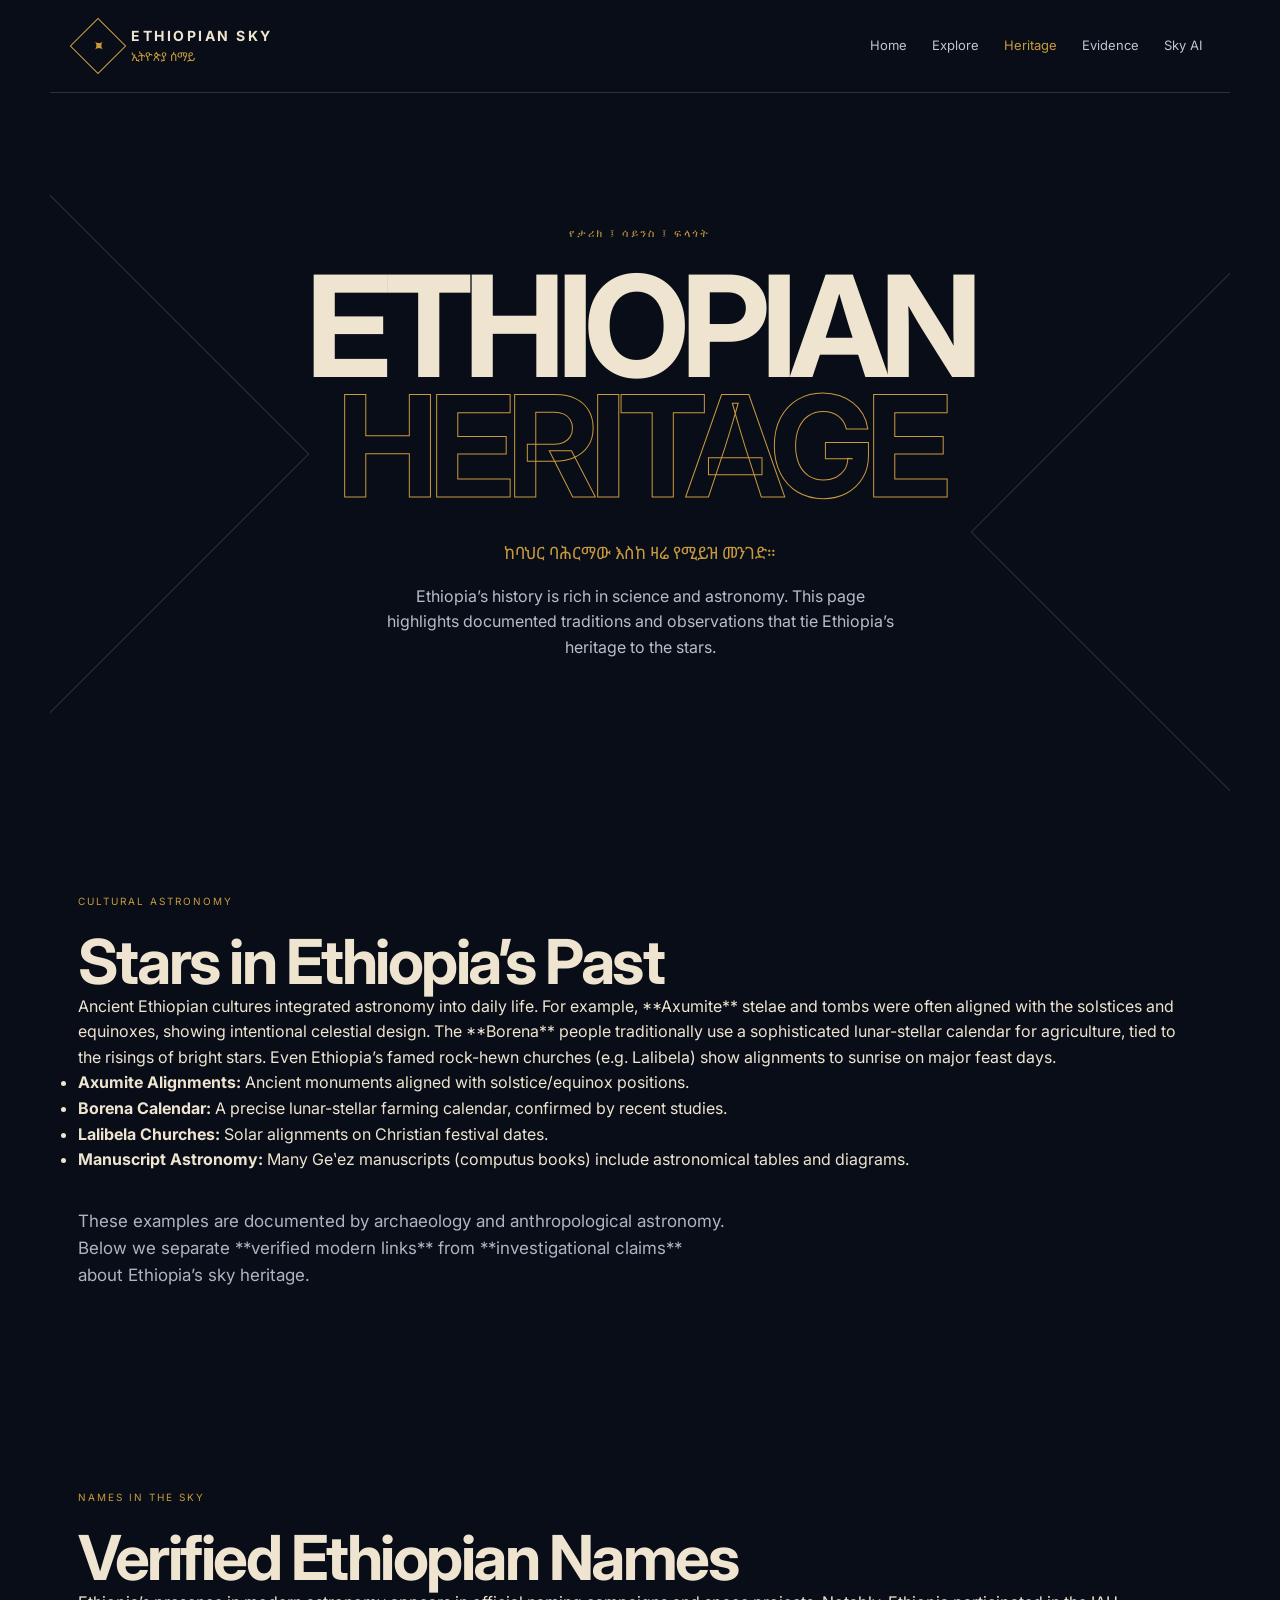
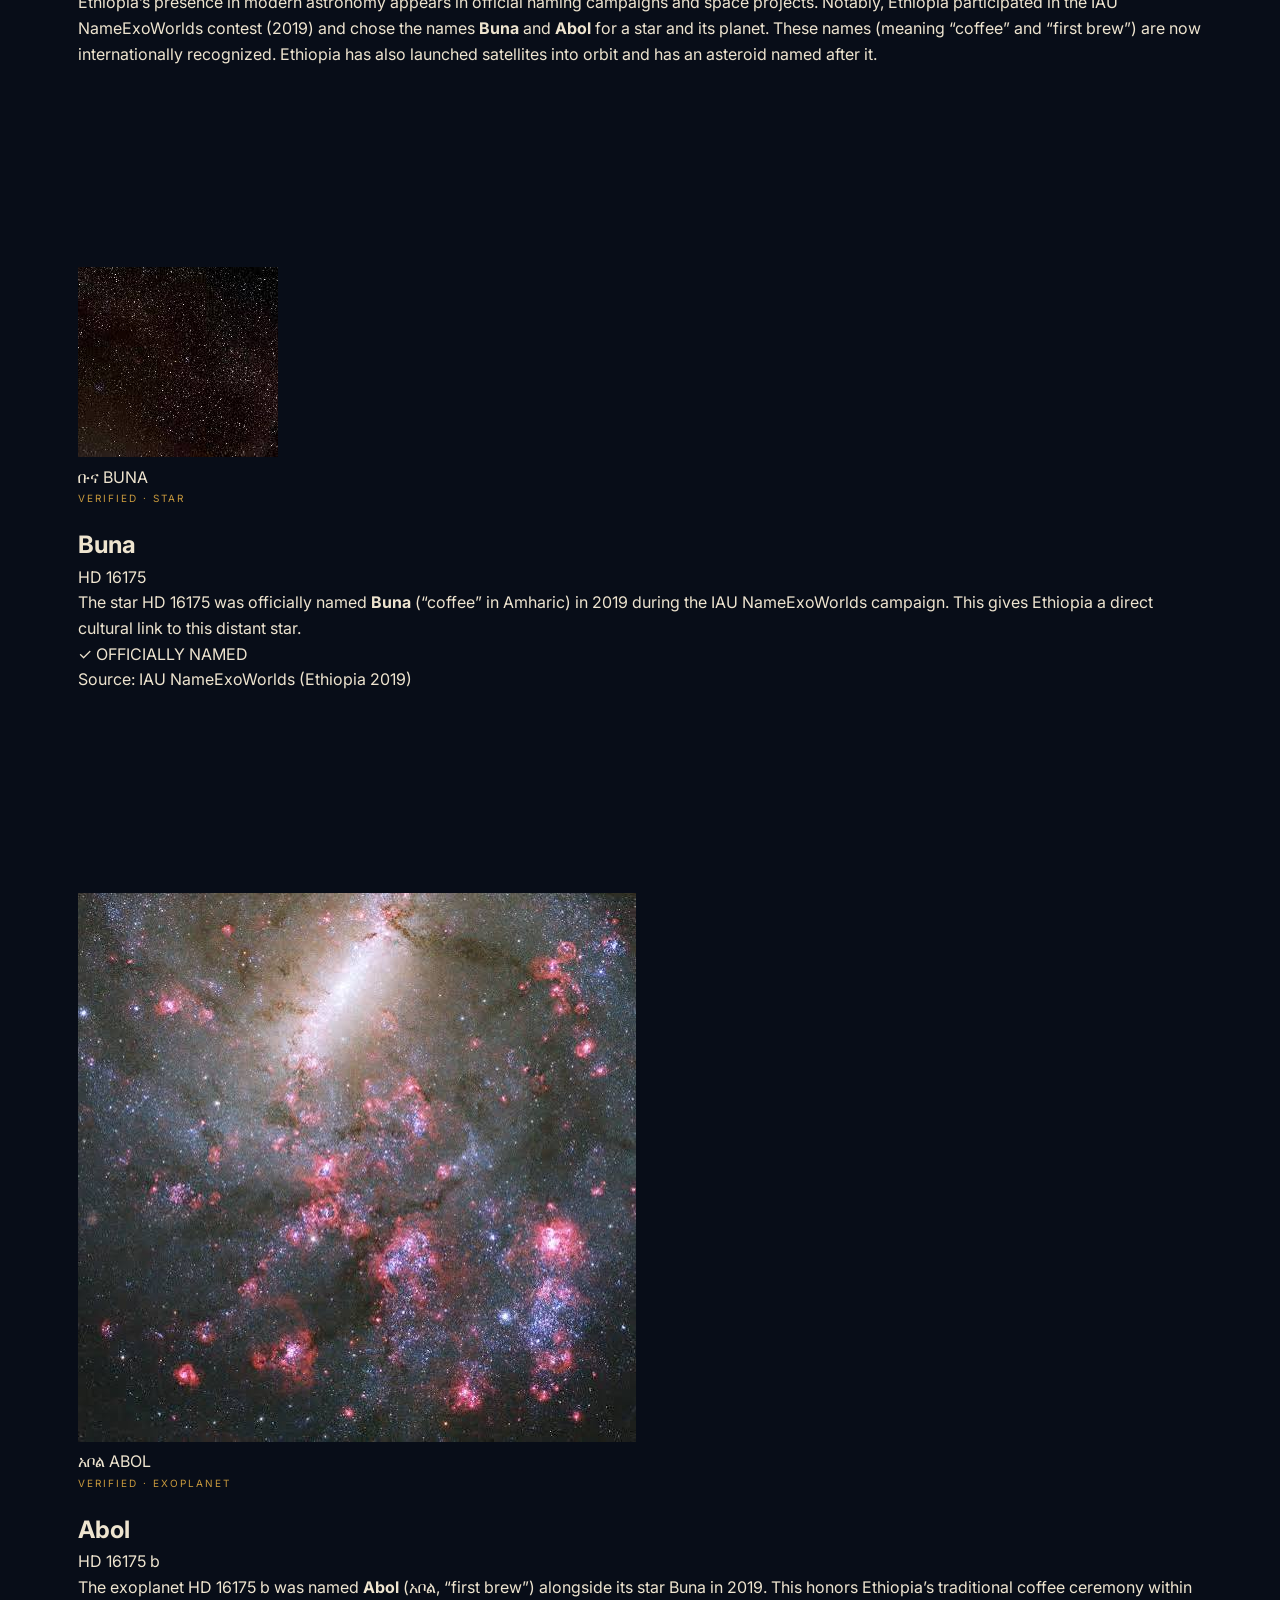
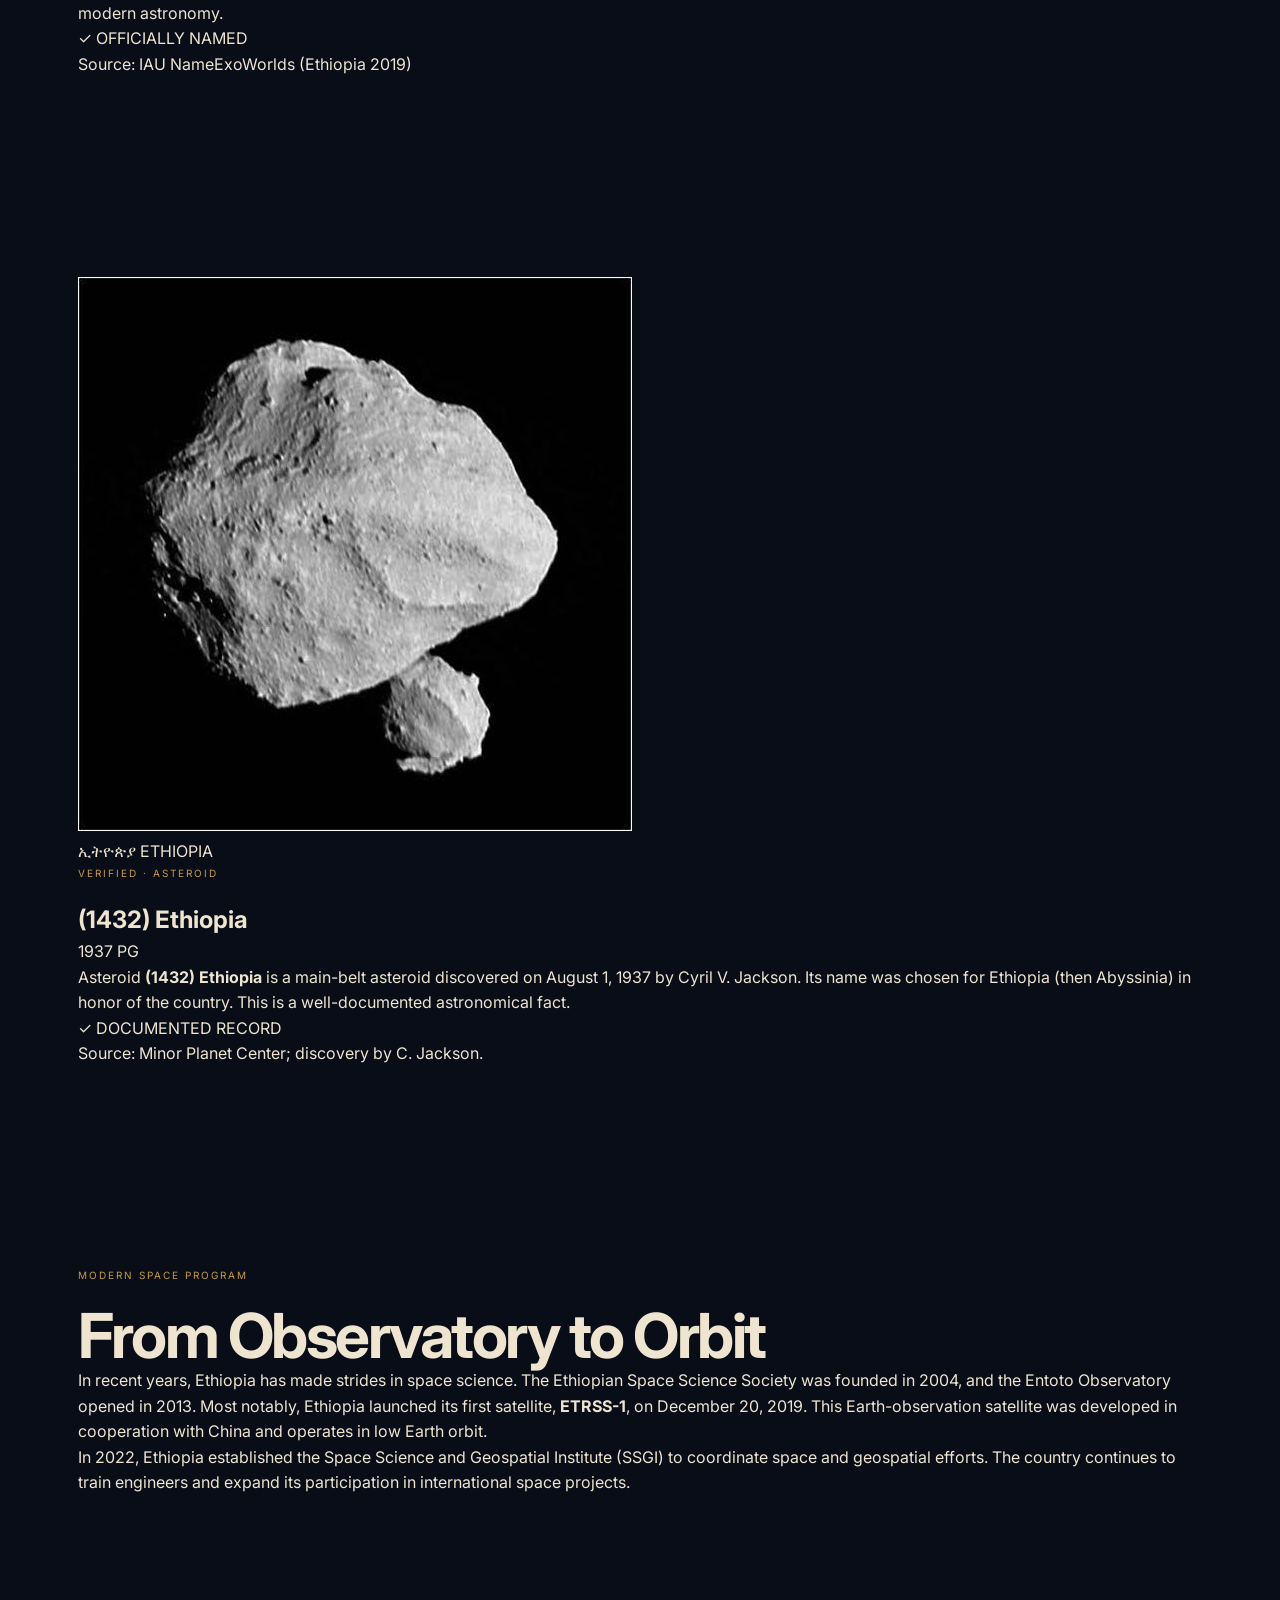
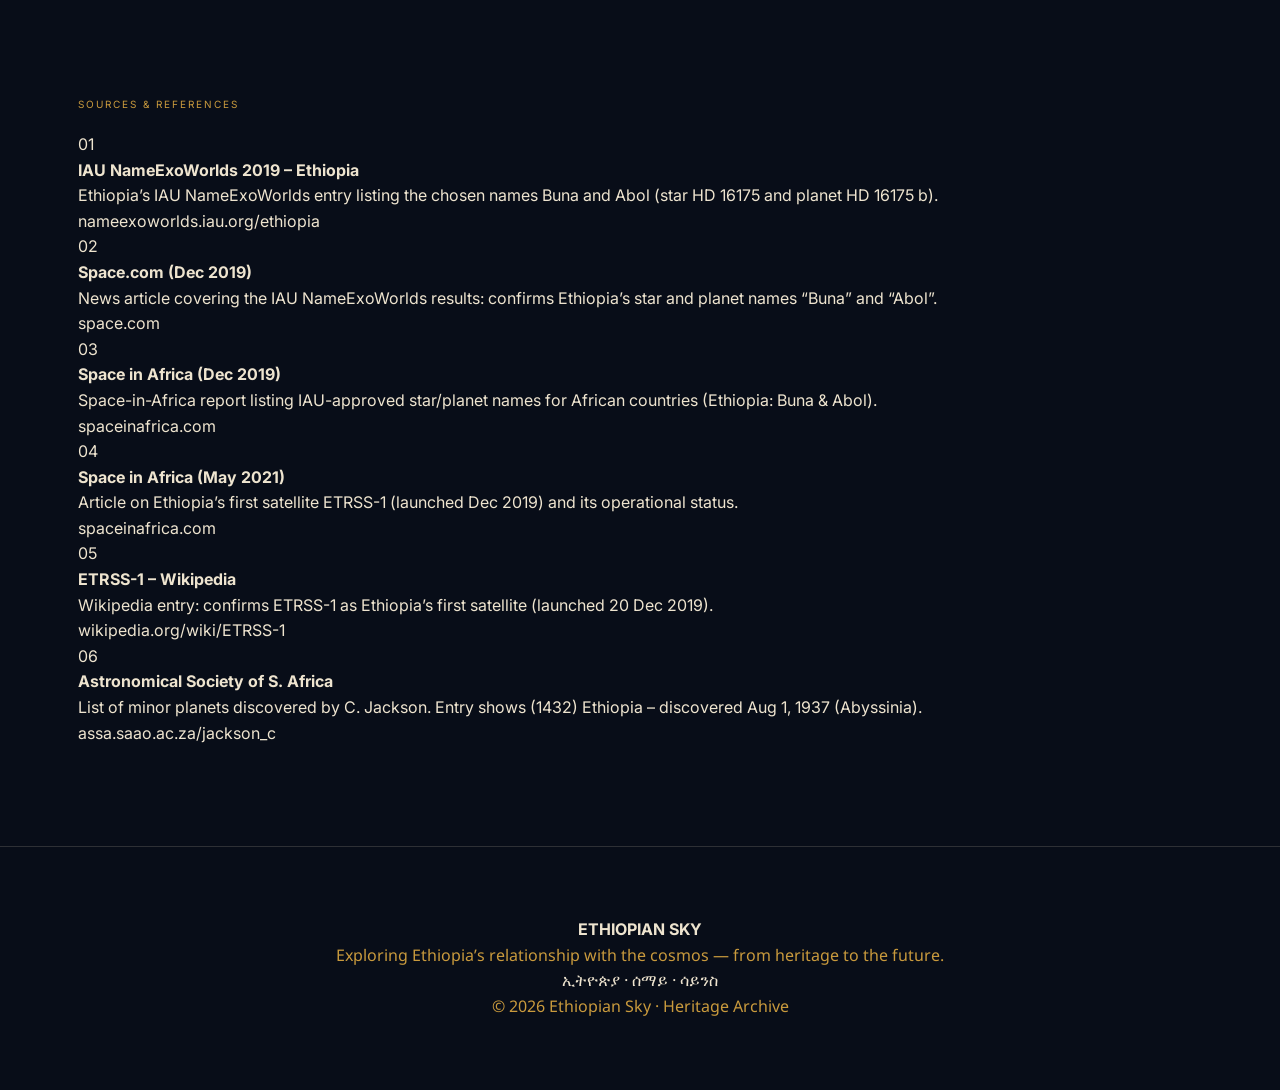
<file: heritage.html>
<!DOCTYPE html>
<html lang="en">
<head>
  <meta charset="UTF-8">
  <meta name="viewport" content="width=device-width, initial-scale=1">
  <title>Heritage – Ethiopian Sky</title>
  <link rel="stylesheet" href="style.css">
</head>
<body>

  <!-- Header/Nav (same structure as index.html, Heritage marked active) -->
  <header class="site-header">
    <div class="brand">
      <div class="brand-symbol">✦</div>
      <div>
        <h1>ETHIOPIAN SKY</h1>
        <p>ኢትዮጵያ ሰማይ</p>
      </div>
    </div>
    <nav>
      <a href="index.html">Home</a>
      <a href="explore.html">Explore</a>
      <a href="heritage.html" class="active">Heritage</a>
      <a href="evidence.html">Evidence</a>
      <a href="ai.html">Sky AI</a>
    </nav>
  </header>

  <main>

    <!-- Hero Section -->
    <section class="hero">
      <div class="hero-content">
        <p class="eyebrow">የታሪክ ፤ ሳይንስ ፤ ፍላጎት</p>
        <h2>ETHIOPIAN <span>HERITAGE</span></h2>
        <p class="hero-geez">ከባህር ባሕርማው እስከ ዛሬ የሚይዝ መንገድ።</p>
        <p class="hero-description">
          Ethiopia’s history is rich in science and astronomy. This page highlights documented traditions and observations that tie Ethiopia’s heritage to the stars.
        </p>
      </div>
    </section>

    <!-- Cultural Astronomy Section -->
    <section class="section">
      <p class="section-label">CULTURAL ASTRONOMY</p>
      <h3>Stars in Ethiopia’s Past</h3>
      <div class="content">
        <p>
          Ancient Ethiopian cultures integrated astronomy into daily life. For example, **Axumite** stelae and tombs were often aligned with the solstices and equinoxes, showing intentional celestial design. The **Borena** people traditionally use a sophisticated lunar-stellar calendar for agriculture, tied to the risings of bright stars. Even Ethiopia’s famed rock-hewn churches (e.g. Lalibela) show alignments to sunrise on major feast days.
        </p>
        <ul>
          <li><strong>Axumite Alignments:</strong> Ancient monuments aligned with solstice/equinox positions.</li>
          <li><strong>Borena Calendar:</strong> A precise lunar-stellar farming calendar, confirmed by recent studies.</li>
          <li><strong>Lalibela Churches:</strong> Solar alignments on Christian festival dates.</li>
          <li><strong>Manuscript Astronomy:</strong> Many Geʽez manuscripts (computus books) include astronomical tables and diagrams.</li>
        </ul>
        <p class="intro-text">
          These examples are documented by archaeology and anthropological astronomy. Below we separate **verified modern links** from **investigational claims** about Ethiopia’s sky heritage.
        </p>
      </div>
    </section>

    <!-- Verified Names Section -->
    <section class="section">
      <p class="section-label">NAMES IN THE SKY</p>
      <h3>Verified Ethiopian Names</h3>
      <div class="content">
        <p>
          Ethiopia’s presence in modern astronomy appears in official naming campaigns and space projects. Notably, Ethiopia participated in the IAU NameExoWorlds contest (2019) and chose the names <strong>Buna</strong> and <strong>Abol</strong> for a star and its planet.  These names (meaning “coffee” and “first brew”) are now internationally recognized.  Ethiopia has also launched satellites into orbit and has an asteroid named after it.
        </p>
      </div>
    </section>

    <!-- Buna (Star) -->
    <section class="section sky-object-section">
      <div class="object-card">
        <div class="object-visual">
          <!-- Placeholder image -->
          <img src="buna.jpg" alt="Artistic representation of the star Buna">
          <div class="object-name">
            <span class="amharic">ቡና</span>
            <span class="name-label">BUNA</span>
          </div>
        </div>
        <div class="object-info">
          <p class="section-label">VERIFIED · STAR</p>
          <h2>Buna</h2>
          <p class="object-designation">HD 16175</p>
          <p>
            The star HD 16175 was officially named <strong>Buna</strong> (“coffee” in Amharic) in 2019 during the IAU NameExoWorlds campaign.  This gives Ethiopia a direct cultural link to this distant star.
          </p>
          <div class="evidence-tag supported">✓ OFFICIALLY NAMED</div>
          <p class="source">
            Source: <a href="https://nameexoworlds.iau.org/ethiopia" target="_blank">IAU NameExoWorlds (Ethiopia 2019)</a>
          </p>
        </div>
      </div>
    </section>

    <!-- Abol (Exoplanet) -->
    <section class="section sky-object-section">
      <div class="object-card reverse">
        <div class="object-visual">
          <!-- Placeholder image -->
          <img src="abol.jpg" alt="Artistic representation of the exoplanet Abol">
          <div class="object-name">
            <span class="amharic">አቦል</span>
            <span class="name-label">ABOL</span>
          </div>
        </div>
        <div class="object-info">
          <p class="section-label">VERIFIED · EXOPLANET</p>
          <h2>Abol</h2>
          <p class="object-designation">HD 16175 b</p>
          <p>
            The exoplanet HD 16175 b was named <strong>Abol</strong> (አቦል, “first brew”) alongside its star Buna in 2019.  This honors Ethiopia’s traditional coffee ceremony within modern astronomy.
          </p>
          <div class="evidence-tag supported">✓ OFFICIALLY NAMED</div>
          <p class="source">
            Source: <a href="https://nameexoworlds.iau.org/ethiopia" target="_blank">IAU NameExoWorlds (Ethiopia 2019)</a>
          </p>
        </div>
      </div>
    </section>

    <!-- Asteroid Ethiopia -->
    <section class="section sky-object-section">
      <div class="object-card">
        <div class="object-visual asteroid-visual">
          <!-- Placeholder image -->
          <img src="asteroid.jpg" alt="Artistic depiction of asteroid 1432 Ethiopia">
          <div class="object-name">
            <span class="amharic">ኢትዮጵያ</span>
            <span class="name-label">ETHIOPIA</span>
          </div>
        </div>
        <div class="object-info">
          <p class="section-label">VERIFIED · ASTEROID</p>
          <h2>(1432) Ethiopia</h2>
          <p class="object-designation">1937 PG</p>
          <p>
            Asteroid <strong>(1432) Ethiopia</strong> is a main-belt asteroid discovered on August 1, 1937 by Cyril V. Jackson.  Its name was chosen for Ethiopia (then Abyssinia) in honor of the country. This is a well-documented astronomical fact.
          </p>
          <div class="evidence-tag supported">✓ DOCUMENTED RECORD</div>
          <p class="source">
            Source: Minor Planet Center; discovery by C. Jackson.
          </p>
        </div>
      </div>
    </section>

    <!-- Modern Ethiopia & Space -->
    <section class="section">
      <p class="section-label">MODERN SPACE PROGRAM</p>
      <h3>From Observatory to Orbit</h3>
      <div class="content">
        <p>
          In recent years, Ethiopia has made strides in space science. The Ethiopian Space Science Society was founded in 2004, and the Entoto Observatory opened in 2013.  Most notably, Ethiopia launched its first satellite, <strong>ETRSS-1</strong>, on December 20, 2019.  This Earth-observation satellite was developed in cooperation with China and operates in low Earth orbit.
        </p>
        <p>
          In 2022, Ethiopia established the Space Science and Geospatial Institute (SSGI) to coordinate space and geospatial efforts.  The country continues to train engineers and expand its participation in international space projects.
        </p>
      </div>
    </section>

    <!-- References Section -->
    <section class="section references">
      <p class="section-label">SOURCES & REFERENCES</p>
      <div class="reference-list">
        <div class="reference">
          <span>01</span>
          <div>
            <h4>IAU NameExoWorlds 2019 – Ethiopia</h4>
            <p>Ethiopia’s IAU NameExoWorlds entry listing the chosen names Buna and Abol (star HD 16175 and planet HD 16175 b).</p>
            <a href="https://nameexoworlds.iau.org/ethiopia" target="_blank">nameexoworlds.iau.org/ethiopia</a>
          </div>
        </div>
        <div class="reference">
          <span>02</span>
          <div>
            <h4>Space.com (Dec 2019)</h4>
            <p>News article covering the IAU NameExoWorlds results: confirms Ethiopia’s star and planet names “Buna” and “Abol”.</p>
            <a href="https://www.space.com/iau-unveils-new-stars-planets-names-indigenous-languages.html" target="_blank">space.com</a>
          </div>
        </div>
        <div class="reference">
          <span>03</span>
          <div>
            <h4>Space in Africa (Dec 2019)</h4>
            <p>Space-in-Africa report listing IAU-approved star/planet names for African countries (Ethiopia: Buna & Abol).</p>
            <a href="https://spaceinafrica.com/2019/12/18/international-astronautical-union-approves-names-for-new-stars-and-exoplanets/" target="_blank">spaceinafrica.com</a>
          </div>
        </div>
        <div class="reference">
          <span>04</span>
          <div>
            <h4>Space in Africa (May 2021)</h4>
            <p>Article on Ethiopia’s first satellite ETRSS-1 (launched Dec 2019) and its operational status.</p>
            <a href="https://spaceinafrica.com/2021/05/29/ethiopias-first-satellite-etrss-1-has-been-operating-in-orbit-for-17-months/" target="_blank">spaceinafrica.com</a>
          </div>
        </div>
        <div class="reference">
          <span>05</span>
          <div>
            <h4>ETRSS-1 – Wikipedia</h4>
            <p>Wikipedia entry: confirms ETRSS-1 as Ethiopia’s first satellite (launched 20 Dec 2019).</p>
            <a href="https://en.wikipedia.org/wiki/ETRSS-1" target="_blank">wikipedia.org/wiki/ETRSS-1</a>
          </div>
        </div>
        <div class="reference">
          <span>06</span>
          <div>
            <h4>Astronomical Society of S. Africa</h4>
            <p>List of minor planets discovered by C. Jackson. Entry shows (1432) Ethiopia – discovered Aug 1, 1937 (Abyssinia).</p>
            <a href="https://assa.saao.ac.za/sections/history/astronomers/jackson_c/" target="_blank">assa.saao.ac.za/jackson_c</a>
          </div>
        </div>
      </div>
    </section>

  </main>

  <!-- Footer -->
  <footer class="site-footer">
    <div class="footer-inner">
      <div>
        <strong>ETHIOPIAN SKY</strong>
        <p>Exploring Ethiopia’s relationship with the cosmos — from heritage to the future.</p>
      </div>
      <div class="footer-geez">
        ኢትዮጵያ · ሰማይ · ሳይንስ
      </div>
    </div>
    <p class="copyright">© 2026 Ethiopian Sky · Heritage Archive</p>
  </footer>

</body>
</html>
</file>
<file: style.css>
@import url('https://fonts.googleapis.com/css2?family=Inter:wght@400;500;600;700&family=Noto+Sans+Ethiopic:wght@400;500;600;700&display=swap');


:root {
    --ink: #111318;
    --night: #111b2e;
    --night-deep: #080d18;

    --parchment: #eee4cf;
    --paper: #f5eddd;

    --gold: #c99a3d;
    --red: #a33b32;
    --green: #41684c;
    --blue: #243f68;

    --line: rgba(201, 154, 61, 0.45);
    --soft-line: rgba(238, 228, 207, 0.16);

    --max-width: 1180px;
}


* {
    margin: 0;
    padding: 0;
    box-sizing: border-box;
}


html {
    scroll-behavior: smooth;
}


body {
    background: var(--night-deep);
    color: var(--parchment);
    font-family: "Inter", sans-serif;
    line-height: 1.6;
}


a {
    color: inherit;
    text-decoration: none;
}


/* =========================
   MANUSCRIPT ORNAMENT
========================= */

.ornament-top {
    height: 9px;
    display: flex;
    background: var(--gold);
}

.ornament-top span {
    flex: 1;
    border-right: 2px solid var(--ink);
}

.ornament-top span:nth-child(2) {
    background: var(--red);
}

.ornament-top span:nth-child(3) {
    background: var(--green);
}

.ornament-top span:nth-child(4) {
    background: var(--blue);
}

.ornament-top span:nth-child(5) {
    background: var(--gold);
}


/* =========================
   HEADER
========================= */

.site-header {
    max-width: var(--max-width);
    margin: auto;
    padding: 25px 28px;

    display: flex;
    align-items: center;
    justify-content: space-between;

    border-bottom: 1px solid var(--soft-line);
}


.brand {
    display: flex;
    align-items: center;
    gap: 13px;
}


.brand-symbol {
    width: 40px;
    height: 40px;

    display: grid;
    place-items: center;

    border: 1px solid var(--gold);
    color: var(--gold);

    transform: rotate(45deg);
}


.brand-symbol::first-letter {
    transform: rotate(-45deg);
}


.brand h1 {
    font-size: 14px;
    letter-spacing: 0.18em;
}


.brand p {
    color: var(--gold);
    font-family: "Noto Sans Ethiopic", sans-serif;
    font-size: 12px;
}


nav {
    display: flex;
    gap: 25px;
}


nav a {
    color: #bfc5d0;
    font-size: 13px;
    transition: 0.25s;
}


nav a:hover,
nav a.active {
    color: var(--gold);
}


/* =========================
   HERO
========================= */

.hero {
    min-height: 700px;
    max-width: var(--max-width);

    margin: auto;
    padding: 80px 28px;

    position: relative;

    display: flex;
    align-items: center;
    justify-content: center;

    overflow: hidden;
}


.hero::before,
.hero::after {
    content: "";
    position: absolute;

    width: 420px;
    height: 420px;

    border: 1px solid var(--soft-line);
    transform: rotate(45deg);
}


.hero::before {
    left: -250px;
    top: 150px;
}


.hero::after {
    right: -250px;
    bottom: 50px;
}


.hero-content {
    max-width: 700px;
    text-align: center;
    position: relative;
    z-index: 2;
}


.eyebrow {
    color: var(--gold);
    letter-spacing: 0.22em;
    font-size: 11px;
    margin-bottom: 25px;
}


.hero h2 {
    font-size: clamp(70px, 11vw, 150px);
    line-height: 0.85;
    letter-spacing: -0.06em;
    font-weight: 700;
}


.hero h2 span {
    display: block;
    color: transparent;
    -webkit-text-stroke: 1px var(--gold);
}


.hero-geez {
    margin-top: 32px;
    color: var(--gold);
    font-family: "Noto Sans Ethiopic", sans-serif;
    font-size: 17px;
}


.hero-description {
    max-width: 520px;
    margin: 18px auto 0;
    color: #b8bec9;
    font-size: 16px;
}


.hero-buttons {
    margin-top: 35px;

    display: flex;
    justify-content: center;
    gap: 13px;
}


.btn {
    padding: 12px 21px;
    font-size: 13px;
    border: 1px solid var(--gold);
    transition: 0.25s;
}


.btn-primary {
    background: var(--gold);
    color: var(--ink);
}


.btn-primary:hover {
    background: var(--parchment);
}


.btn-secondary:hover {
    background: rgba(201, 154, 61, 0.1);
}


/* Stars */

.stars {
    position: absolute;
    inset: 0;
    pointer-events: none;
}


.stars span {
    position: absolute;
    color: var(--gold);
    opacity: 0.7;
}


.stars span:nth-child(1) {
    top: 18%;
    left: 12%;
}


.stars span:nth-child(2) {
    top: 30%;
    right: 15%;
}


.stars span:nth-child(3) {
    bottom: 20%;
    left: 18%;
}


.stars span:nth-child(4) {
    top: 17%;
    right: 35%;
}


.stars span:nth-child(5) {
    bottom: 28%;
    right: 11%;
}


.stars span:nth-child(6) {
    top: 42%;
    left: 7%;
}


.stars span:nth-child(7) {
    bottom: 12%;
    right: 35%;
}


.stars span:nth-child(8) {
    top: 12%;
    left: 48%;
}


/* =========================
   ASTRONOMICAL DIAL
========================= */

.astronomical-dial {
    position: absolute;

    width: 430px;
    height: 430px;

    border: 1px solid var(--soft-line);
    border-radius: 50%;

    opacity: 0.45;
}


.dial-ring {
    position: absolute;
    border: 1px solid var(--line);
    border-radius: 50%;
}


.ring-one {
    inset: 35px;
}


.ring-two {
    inset: 90px;
}


.ring-three {
    inset: 145px;
}


.dial-cross {
    position: absolute;
    background: var(--soft-line);
}


.horizontal {
    width: 100%;
    height: 1px;
    top: 50%;
}


.vertical {
    width: 1px;
    height: 100%;
    left: 50%;
}


.dial-star {
    position: absolute;
    top: 50%;
    left: 50%;
    transform: translate(-50%, -50%);

    font-size: 25px;
    color: var(--gold);
}


.dial-mark {
    position: absolute;
    color: var(--gold);
}


.mark-one {
    top: 5%;
    left: 48%;
}


.mark-two {
    right: 5%;
    top: 48%;
}


.mark-three {
    bottom: 5%;
    left: 48%;
}


.mark-four {
    left: 5%;
    top: 48%;
}


/* =========================
   GENERAL SECTIONS
========================= */

.section {
    max-width: var(--max-width);
    margin: auto;
    padding: 100px 28px;
}


.section-label {
    color: var(--gold);
    font-size: 10px;
    letter-spacing: 0.2em;
    margin-bottom: 20px;
}


.section h3 {
    max-width: 720px;
    font-size: clamp(35px, 5vw, 62px);
    line-height: 1.05;
    letter-spacing: -0.04em;
}


.section h3 span {
    display: block;
    color: #858d9b;
}


/* =========================
   DIVIDER
========================= */

.manuscript-divider {
    max-width: var(--max-width);
    margin: auto;

    display: flex;
    align-items: center;
    gap: 20px;

    padding: 0 28px;
}


.manuscript-divider span {
    flex: 1;
    height: 1px;
    background: var(--line);
}


.manuscript-divider b {
    color: var(--gold);
}


/* =========================
   INTRO
========================= */

.intro-text {
    max-width: 650px;
    margin-top: 35px;

    color: #aeb5c0;
    font-size: 17px;
}


/* =========================
   CARDS
========================= */

.exploration-grid {
    display: grid;
    grid-template-columns: repeat(2, 1fr);
    gap: 1px;

    background: var(--soft-line);
}


.feature-card {
    min-height: 310px;
    padding: 35px;

    background: var(--night);

    position: relative;

    transition: 0.3s;
}


.feature-card:hover {
    background: #172238;
}


.card-number {
    color: #596170;
    font-size: 11px;
}


.card-symbol {
    color: var(--gold);
    font-size: 25px;
    margin-top: 45px;
}


.feature-card h4 {
    margin-top: 12px;
    font-size: 25px;
}


.feature-card p {
    max-width: 400px;
    margin-top: 12px;

    color: #949daa;
    font-size: 14px;
}


.feature-card a {
    display: inline-block;
    margin-top: 25px;

    color: var(--gold);
    font-size: 13px;
}


/* =========================
   JOURNEY
========================= */

.journey {
    border-top: 1px solid var(--soft-line);
}


.journey-line {
    margin-top: 70px;

    display: flex;
    align-items: center;
}


.journey-item {
    flex: 1;
    text-align: center;
}


.journey-dot {
    width: 48px;
    height: 48px;

    display: grid;
    place-items: center;

    margin: auto;

    border: 1px solid var(--gold);
    color: var(--gold);

    font-size: 13px;
}


.journey-item h4 {
    margin-top: 18px;
    font-size: 12px;
    letter-spacing: 0.16em;
}


.journey-item p {
    margin: 10px auto 0;
    max-width: 180px;

    color: #808896;
    font-size: 12px;
}


.journey-connector {
    width: 60px;
    height: 1px;
    background: var(--line);
}


/* =========================
   EVIDENCE
========================= */

.evidence-preview {
    display: flex;
    align-items: center;
    justify-content: space-between;

    gap: 70px;

    border-top: 1px solid var(--soft-line);
}


.evidence-content {
    max-width: 650px;
}


.evidence-content > p:not(.section-label) {
    margin-top: 25px;
    color: #9ca4b0;
}


.text-link {
    display: inline-block;
    margin-top: 25px;
    color: var(--gold);
}


.evidence-mark {
    width: 220px;
    height: 220px;

    border: 1px solid var(--line);

    display: flex;
    align-items: center;
    justify-content: center;
    gap: 18px;

    color: var(--gold);

    transform: rotate(45deg);
}


.evidence-mark div,
.evidence-mark span {
    transform: rotate(-45deg);
}


/* =========================
   CLOSING
========================= */

.closing {
    text-align: center;
    border-top: 1px solid var(--soft-line);
}


.closing-ornament {
    color: var(--gold);
    letter-spacing: 12px;
    margin-bottom: 30px;
}


.closing h3 {
    margin: auto;
}


.closing p {
    max-width: 550px;
    margin: 30px auto 0;
    color: #8d95a2;
}


/* =========================
   FOOTER
========================= */

footer {
    padding: 70px 28px;

    text-align: center;

    border-top: 1px solid var(--soft-line);
}


.footer-ornament {
    color: var(--gold);
}


footer h4 {
    margin-top: 20px;
    letter-spacing: 0.18em;
}


footer p {
    color: var(--gold);
    font-family: "Noto Sans Ethiopic", sans-serif;
}


footer small {
    display: block;
    margin-top: 15px;
    color: #666e7b;
}


/* =========================
   MOBILE
========================= */

@media (max-width: 800px) {

    .site-header {
        flex-direction: column;
        gap: 25px;
    }

    nav {
        flex-wrap: wrap;
        justify-content: center;
        gap: 15px;
    }

    .hero {
        min-height: 620px;
    }

    .astronomical-dial {
        width: 320px;
        height: 320px;
    }

    .exploration-grid {
        grid-template-columns: 1fr;
    }

    .journey-line {
        flex-direction: column;
        gap: 25px;
    }

    .journey-connector {
        width: 1px;
        height: 40px;
    }

    .evidence-preview {
        flex-direction: column;
        align-items: flex-start;
    }

    .evidence-mark {
        margin: 30px auto;
    }

}


@media (max-width: 500px) {

    .hero h2 {
        font-size: 65px;
    }

    .hero-buttons {
        flex-direction: column;
    }

    .btn {
        width: 100%;
    }

}
</file>
